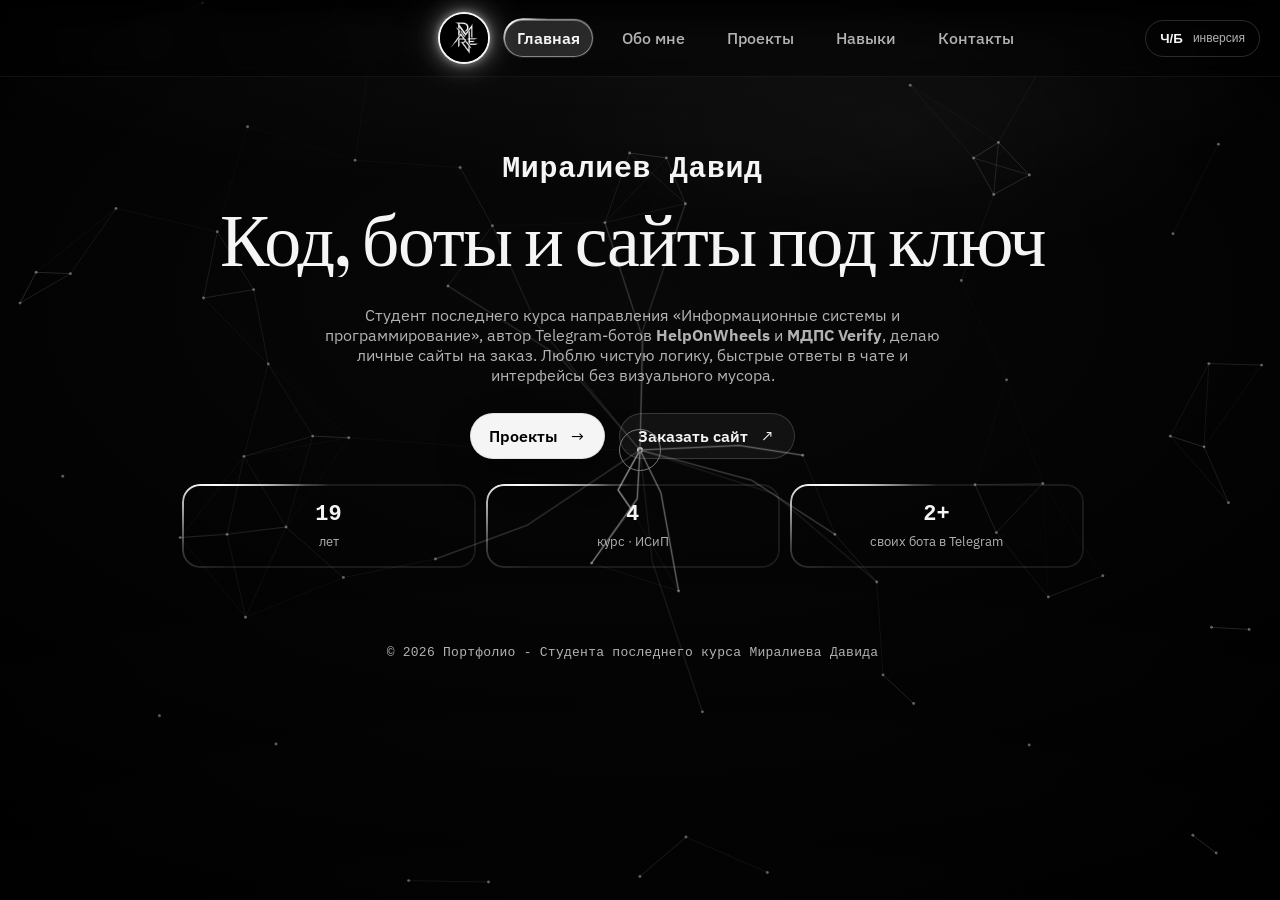
<file: index.html>
<!doctype html>
<html lang="ru">
  <head>
    <meta charset="UTF-8" />
    <meta name="viewport" content="width=device-width, initial-scale=1, viewport-fit=cover" />
    <meta name="color-scheme" content="light dark" />

    <title>Давид Миралиев — разработчик, боты, сайты</title>
    <meta
      name="description"
      content="Давид Миралиев, 19 лет: студент 4 курса по направлению «Информационные системы и программирование», автор ботов HelpOnWheels и МДПС Verify в Telegram, вёрстка личных сайтов на заказ."
    />

    <link rel="preconnect" href="https://fonts.googleapis.com" />
    <link rel="preconnect" href="https://fonts.gstatic.com" crossorigin />
    <link
      href="https://fonts.googleapis.com/css2?family=Fraunces:opsz,wght@9..144,300;9..144,500&family=IBM+Plex+Sans:wght@300;400;600&display=swap"
      rel="stylesheet"
    />

    <link rel="stylesheet" href="css/styles.css?v=topbar-start" />
  </head>
  <body class="is-inverted">
    <div class="bg-grain" aria-hidden="true"></div>
    <canvas id="bgParticles" class="bg-particles" aria-hidden="true"></canvas>

    <div id="splashOverlay" aria-hidden="true">
      <!-- src подставляет app.js: david.jpg (тёмная тема) / david1.jpg (светлая) -->
      <img id="splashLogo" src="assets/images/david.jpg" alt="" decoding="async" />
    </div>

    <div class="cursor" aria-hidden="true">
      <div class="cursor__dot"></div>
      <div class="cursor__ring"></div>
    </div>

    <header class="topbar" data-animate="fade">
      <div class="topbar__start">
        <a class="topbar__home" href="index.html" aria-label="На главную" data-cursor-link>
          <img class="topbar__home-img" src="assets/images/david.jpg" alt="" width="48" height="48" decoding="async" />
        </a>
        <div class="topbar__mid">
          <a class="nav__link nav__link--home" href="index.html" aria-current="page" data-cursor-link>Главная</a>
          <nav class="nav" aria-label="Разделы сайта">
            <a class="nav__link" href="about.html" data-cursor-link>Обо мне</a>
            <a class="nav__link" href="projects.html" data-cursor-link>Проекты</a>
            <a class="nav__link" href="skills.html" data-cursor-link>Навыки</a>
            <a class="nav__link" href="contact.html" data-cursor-link>Контакты</a>
          </nav>
        </div>
      </div>

      <div class="topbar__actions">
        <button class="btn btn--ghost" type="button" id="themeToggle" aria-label="Инвертировать тему">
          <span class="btn__label">Ч/Б</span>
          <span class="btn__hint">инверсия</span>
        </button>
      </div>
    </header>

    <main id="top" class="page page--home">
      <section class="hero hero--solo">
        <div class="hero__back" aria-hidden="true"></div>

        <div class="container hero__inner">
          <div class="hero__kicker" data-animate="rise">
            <span class="mono">Миралиев Давид</span>
          </div>

          <h1 class="hero__title" data-animate="split">
            <span class="hero__titleLine">Код, боты</span>
            <span class="hero__titleLine">и сайты под ключ</span>
          </h1>

          <p class="hero__subtitle" data-animate="rise">
            Студент последнего курса направления «Информационные системы и программирование», автор Telegram-ботов
            <strong>HelpOnWheels</strong> и <strong>МДПС Verify</strong>, делаю личные сайты
            на заказ. Люблю чистую логику, быстрые ответы в чате и интерфейсы без визуального мусора.
          </p>

          <div class="hero__cta" data-animate="rise">
            <a class="btn btn--primary" href="projects.html" data-cursor-link>
              <span class="btn__label">Проекты</span>
              <span class="btn__arrow" aria-hidden="true">→</span>
            </a>
            <a class="btn btn--secondary" href="contact.html" data-cursor-link>
              <span class="btn__label">Заказать сайт</span>
              <span class="btn__arrow" aria-hidden="true">↗</span>
            </a>
          </div>

          <div class="hero__meta" data-animate="fade">
            <div class="stat">
              <div class="stat__value" data-stat="1">19</div>
              <div class="stat__label">лет</div>
            </div>
            <div class="stat">
              <div class="stat__value" data-stat="2">4</div>
              <div class="stat__label">курс · ИСиП</div>
            </div>
            <div class="stat">
              <div class="stat__value" data-stat="3">2+</div>
              <div class="stat__label">своих бота в Telegram</div>
            </div>
          </div>
        </div>
      </section>

      <footer class="footer footer--page" data-animate="fade">
        <div class="container footer__inner footer__inner--center">
          <p class="footer__copyright mono mono--muted">
            © 2026 Портфолио - Студента последнего курса Миралиева Давида
          </p>
        </div>
      </footer>
    </main>

    <script src="js/app.js?v=pc-sync-1"></script>
    <script src="js/particles-bg.js?v=pc-sync-1"></script>
  </body>
</html>
</file>
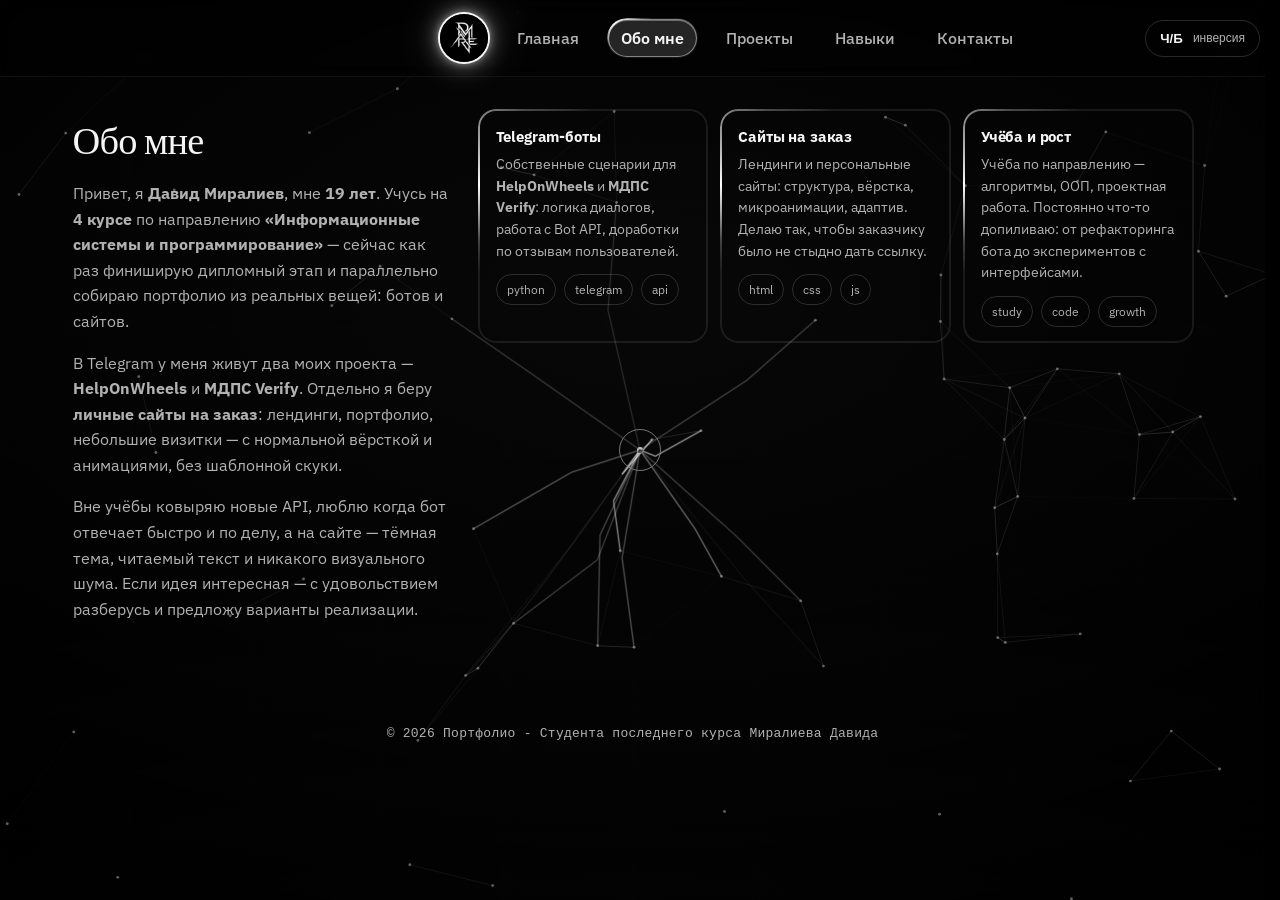
<file: about.html>
<!doctype html>
<html lang="ru">
  <head>
    <meta charset="UTF-8" />
    <meta name="viewport" content="width=device-width, initial-scale=1, viewport-fit=cover" />
    <meta name="color-scheme" content="light dark" />
    <title>Обо мне — Давид Миралиев</title>
    <meta name="description" content="Давид Миралиев: студент 4 курса (ИСиП), боты в Telegram, сайты на заказ." />
    <link rel="preconnect" href="https://fonts.googleapis.com" />
    <link rel="preconnect" href="https://fonts.gstatic.com" crossorigin />
    <link
      href="https://fonts.googleapis.com/css2?family=Fraunces:opsz,wght@9..144,300;9..144,500&family=IBM+Plex+Sans:wght@300;400;600&display=swap"
      rel="stylesheet"
    />
    <link rel="stylesheet" href="css/styles.css?v=topbar-start" />
  </head>
  <body class="is-inverted page-about">
    <div class="bg-grain" aria-hidden="true"></div>
    <canvas id="bgParticles" class="bg-particles" aria-hidden="true"></canvas>
    <div class="cursor" aria-hidden="true">
      <div class="cursor__dot"></div>
      <div class="cursor__ring"></div>
    </div>

    <header class="topbar" data-animate="fade">
      <div class="topbar__start">
        <a class="topbar__home" href="index.html" aria-label="На главную" data-cursor-link>
          <img class="topbar__home-img" src="assets/images/david.jpg" alt="" width="48" height="48" decoding="async" />
        </a>
        <div class="topbar__mid">
          <a class="nav__link nav__link--home" href="index.html" data-cursor-link>Главная</a>
          <nav class="nav" aria-label="Разделы сайта">
            <a class="nav__link" href="about.html" aria-current="page" data-cursor-link>Обо мне</a>
            <a class="nav__link" href="projects.html" data-cursor-link>Проекты</a>
            <a class="nav__link" href="skills.html" data-cursor-link>Навыки</a>
            <a class="nav__link" href="contact.html" data-cursor-link>Контакты</a>
          </nav>
        </div>
      </div>
      <div class="topbar__actions">
        <button class="btn btn--ghost" type="button" id="themeToggle" aria-label="Инвертировать тему">
          <span class="btn__label">Ч/Б</span>
          <span class="btn__hint">инверсия</span>
        </button>
      </div>
    </header>

    <main class="page page--sub">
      <section class="section section--first">
        <div class="container section__grid">
          <div class="section__head">
            <h1 class="h2 split-heading" data-animate="split">
              <span class="hero__titleLine">Обо</span>
              <span class="hero__titleLine">мне</span>
            </h1>
            <p class="lead" data-animate="rise">
              Привет, я <strong>Давид Миралиев</strong>, мне <strong>19 лет</strong>. Учусь на
              <strong>4 курсе</strong> по направлению <strong>«Информационные системы и программирование»</strong> — сейчас как раз
              финиширую дипломный этап и параллельно собираю портфолио из реальных вещей: ботов и сайтов.
            </p>
            <p class="lead" data-animate="rise" style="margin-top: 1rem">
              В Telegram у меня живут два моих проекта — <strong>HelpOnWheels</strong> и
              <strong>МДПС Verify</strong>. Отдельно я беру <strong>личные сайты на заказ</strong>:
              лендинги, портфолио, небольшие визитки — с нормальной вёрсткой и анимациями, без шаблонной скуки.
            </p>
            <p class="lead" data-animate="rise" style="margin-top: 1rem">
              Вне учёбы ковыряю новые API, люблю когда бот отвечает быстро и по делу, а на сайте — тёмная тема,
              читаемый текст и никакого визуального шума. Если идея интересная — с удовольствием разберусь и
              предложу варианты реализации.
            </p>
          </div>
          <div class="aboutCards">
            <article class="card" data-animate="rise">
              <h2 class="h3">Telegram-боты</h2>
              <p class="p">
                Собственные сценарии для <strong>HelpOnWheels</strong> и <strong>МДПС Verify</strong>:
                логика диалогов, работа с Bot API, доработки по отзывам пользователей.
              </p>
              <div class="chipRow" aria-label="Теги">
                <span class="chip">python</span>
                <span class="chip">telegram</span>
                <span class="chip">api</span>
              </div>
            </article>
            <article class="card" data-animate="rise">
              <h2 class="h3">Сайты на заказ</h2>
              <p class="p">
                Лендинги и персональные сайты: структура, вёрстка, микроанимации, адаптив. Делаю так, чтобы
                заказчику было не стыдно дать ссылку.
              </p>
              <div class="chipRow" aria-label="Теги">
                <span class="chip">html</span>
                <span class="chip">css</span>
                <span class="chip">js</span>
              </div>
            </article>
            <article class="card" data-animate="rise">
              <h2 class="h3">Учёба и рост</h2>
              <p class="p">
                Учёба по направлению — алгоритмы, ООП, проектная работа. Постоянно что-то допиливаю:
                от рефакторинга бота до экспериментов с интерфейсами.
              </p>
              <div class="chipRow" aria-label="Теги">
                <span class="chip">study</span>
                <span class="chip">code</span>
                <span class="chip">growth</span>
              </div>
            </article>
          </div>
        </div>
      </section>

      <footer class="footer footer--page" data-animate="fade">
        <div class="container footer__inner footer__inner--center">
          <p class="footer__copyright mono mono--muted">
            © 2026 Портфолио - Студента последнего курса Миралиева Давида
          </p>
        </div>
      </footer>
    </main>
    <script src="js/app.js?v=pc-sync-1"></script>
    <script src="js/particles-bg.js?v=pc-sync-1"></script>
  </body>
</html>
</file>
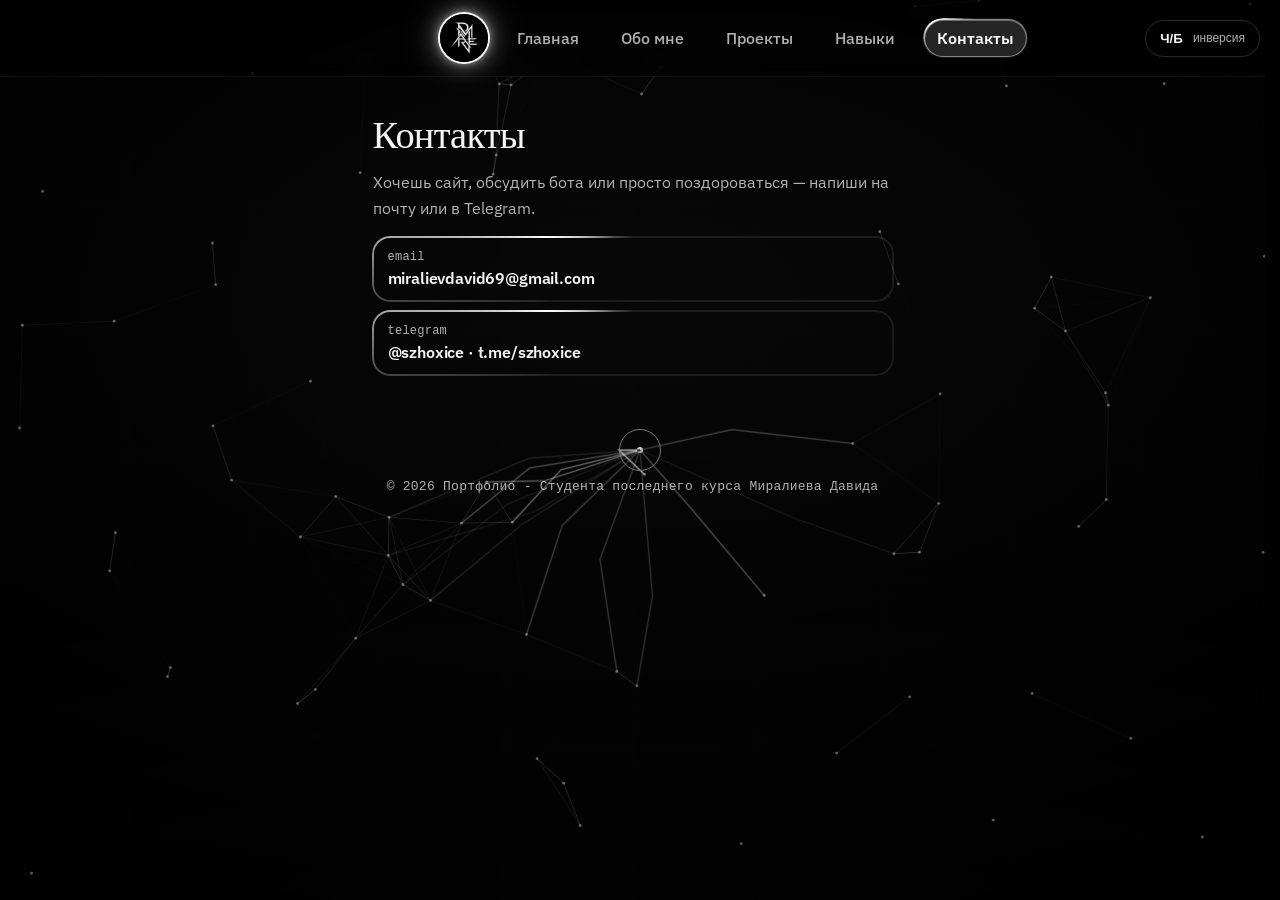
<file: contact.html>
<!doctype html>
<html lang="ru">
  <head>
    <meta charset="UTF-8" />
    <meta name="viewport" content="width=device-width, initial-scale=1, viewport-fit=cover" />
    <meta name="color-scheme" content="light dark" />
    <title>Контакты — Давид Миралиев</title>
    <meta name="description" content="Связаться с Давидом Миралиевым: сайт на заказ, боты, коллаборации." />
    <link rel="preconnect" href="https://fonts.googleapis.com" />
    <link rel="preconnect" href="https://fonts.gstatic.com" crossorigin />
    <link
      href="https://fonts.googleapis.com/css2?family=Fraunces:opsz,wght@9..144,300;9..144,500&family=IBM+Plex+Sans:wght@300;400;600&display=swap"
      rel="stylesheet"
    />
    <link rel="stylesheet" href="css/styles.css?v=topbar-start" />
  </head>
  <body class="is-inverted">
    <div class="bg-grain" aria-hidden="true"></div>
    <canvas id="bgParticles" class="bg-particles" aria-hidden="true"></canvas>
    <div class="cursor" aria-hidden="true">
      <div class="cursor__dot"></div>
      <div class="cursor__ring"></div>
    </div>

    <header class="topbar" data-animate="fade">
      <div class="topbar__start">
        <a class="topbar__home" href="index.html" aria-label="На главную" data-cursor-link>
          <img class="topbar__home-img" src="assets/images/david.jpg" alt="" width="48" height="48" decoding="async" />
        </a>
        <div class="topbar__mid">
          <a class="nav__link nav__link--home" href="index.html" data-cursor-link>Главная</a>
          <nav class="nav" aria-label="Разделы сайта">
            <a class="nav__link" href="about.html" data-cursor-link>Обо мне</a>
            <a class="nav__link" href="projects.html" data-cursor-link>Проекты</a>
            <a class="nav__link" href="skills.html" data-cursor-link>Навыки</a>
            <a class="nav__link" href="contact.html" aria-current="page" data-cursor-link>Контакты</a>
          </nav>
        </div>
      </div>
      <div class="topbar__actions">
        <button class="btn btn--ghost" type="button" id="themeToggle" aria-label="Инвертировать тему">
          <span class="btn__label">Ч/Б</span>
          <span class="btn__hint">инверсия</span>
        </button>
      </div>
    </header>

    <main class="page page--sub">
      <section class="section section--dark section--first">
        <div class="container contact contact--solo">
          <div class="contact__left" data-animate="reveal">
            <h1 class="h2 h2--invert">Контакты</h1>
            <p class="lead lead--invert">
              Хочешь сайт, обсудить бота или просто поздороваться — напиши на почту или в Telegram.
            </p>
            <div class="contact__links">
              <a
                class="contactLink"
                href="https://mail.google.com/mail/?view=cm&amp;fs=1&amp;to=miralievdavid69%40gmail.com"
                target="_blank"
                rel="noopener noreferrer"
                aria-label="Написать письмо на miralievdavid69@gmail.com в Gmail"
                data-cursor-link
              >
                <span class="contactLink__key mono">email</span>
                <span class="contactLink__value">miralievdavid69@gmail.com</span>
              </a>
              <a class="contactLink" href="#" target="_blank" rel="noopener noreferrer" data-cursor-link>
                <span class="contactLink__key mono">telegram</span>
                <span class="contactLink__value">@szhoxice</span>
              </a>
            </div>
          </div>
        </div>
      </section>

      <footer class="footer footer--page" data-animate="fade">
        <div class="container footer__inner footer__inner--center">
          <p class="footer__copyright mono mono--muted">
            © 2026 Портфолио - Студента последнего курса Миралиева Давида
          </p>
        </div>
      </footer>
    </main>
    <script src="js/app.js?v=pc-sync-1"></script>
    <script src="js/particles-bg.js?v=pc-sync-1"></script>
  </body>
</html>
</file>
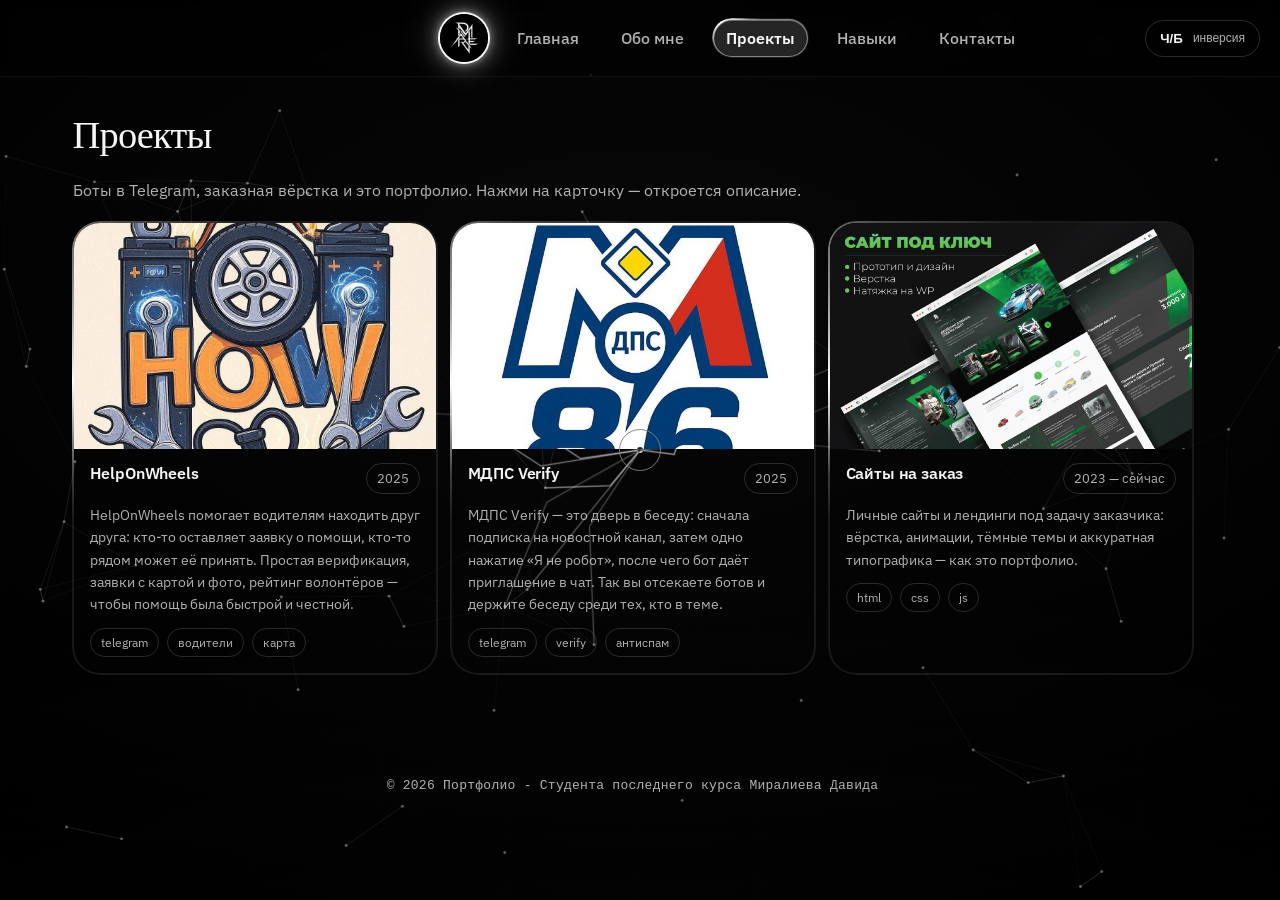
<file: projects.html>
<!doctype html>
<html lang="ru">
  <head>
    <meta charset="UTF-8" />
    <meta name="viewport" content="width=device-width, initial-scale=1, viewport-fit=cover" />
    <meta name="color-scheme" content="light dark" />
    <title>Проекты — Давид Миралиев</title>
    <meta name="description" content="HelpOnWheels, МДПС Verify, сайты на заказ — проекты Давида Миралиева." />
    <link rel="preconnect" href="https://fonts.googleapis.com" />
    <link rel="preconnect" href="https://fonts.gstatic.com" crossorigin />
    <link
      href="https://fonts.googleapis.com/css2?family=Fraunces:opsz,wght@9..144,300;9..144,500&family=IBM+Plex+Sans:wght@300;400;600&display=swap"
      rel="stylesheet"
    />
    <link rel="stylesheet" href="css/styles.css?v=topbar-start" />
  </head>
  <body class="is-inverted">
    <div class="bg-grain" aria-hidden="true"></div>
    <canvas id="bgParticles" class="bg-particles" aria-hidden="true"></canvas>
    <div class="cursor" aria-hidden="true">
      <div class="cursor__dot"></div>
      <div class="cursor__ring"></div>
    </div>

    <header class="topbar" data-animate="fade">
      <div class="topbar__start">
        <a class="topbar__home" href="index.html" aria-label="На главную" data-cursor-link>
          <img class="topbar__home-img" src="assets/images/david.jpg" alt="" width="48" height="48" decoding="async" />
        </a>
        <div class="topbar__mid">
          <a class="nav__link nav__link--home" href="index.html" data-cursor-link>Главная</a>
          <nav class="nav" aria-label="Разделы сайта">
            <a class="nav__link" href="about.html" data-cursor-link>Обо мне</a>
            <a class="nav__link" href="projects.html" aria-current="page" data-cursor-link>Проекты</a>
            <a class="nav__link" href="skills.html" data-cursor-link>Навыки</a>
            <a class="nav__link" href="contact.html" data-cursor-link>Контакты</a>
          </nav>
        </div>
      </div>
      <div class="topbar__actions">
        <button class="btn btn--ghost" type="button" id="themeToggle" aria-label="Инвертировать тему">
          <span class="btn__label">Ч/Б</span>
          <span class="btn__hint">инверсия</span>
        </button>
      </div>
    </header>

    <main class="page page--sub">
      <section class="section section--dark section--first">
        <div class="container">
          <div class="section__top" data-animate="reveal">
            <h1 class="h2 h2--invert">Проекты</h1>
            <p class="lead lead--invert">
              Боты в Telegram, заказная вёрстка и это портфолио. Нажми на карточку — откроется описание.
            </p>
          </div>
          <div class="projectsGrid" id="projectsGrid" aria-label="Список проектов"></div>
        </div>
      </section>

      <footer class="footer footer--page" data-animate="fade">
        <div class="container footer__inner footer__inner--center">
          <p class="footer__copyright mono mono--muted">
            © 2026 Портфолио - Студента последнего курса Миралиева Давида
          </p>
        </div>
      </footer>
    </main>

    <div class="modalOverlay" id="projectModalOverlay" aria-hidden="true"></div>
    <div class="modal" id="projectModal" role="dialog" aria-modal="true" aria-labelledby="modalTitle" aria-describedby="modalDesc">
      <div class="modal__top">
        <div class="modal__titleBlock">
          <div class="modal__eyebrow mono mono--muted" id="modalEyebrow"></div>
          <h2 class="modal__title" id="modalTitle"></h2>
        </div>
        <button class="iconBtn" type="button" id="modalClose" aria-label="Закрыть">
          <span aria-hidden="true">✕</span>
        </button>
      </div>
      <p class="modal__desc" id="modalDesc"></p>
      <div class="modal__tags" id="modalTags"></div>
      <div class="modal__grid">
        <div class="modal__preview" aria-hidden="true">
          <div class="modalPreview">
            <div class="modalPreview__frame">
              <img class="modalPreview__cover" id="modalCoverImg" alt="" width="800" height="500" hidden />
              <div class="modalPreview__lines" id="modalPreviewLines"></div>
            </div>
          </div>
        </div>
        <ul class="modal__bullets" id="modalBullets"></ul>
      </div>
      <div class="modal__actions">
        <a class="btn btn--secondary" href="#" id="modalDemoLink" data-cursor-link>
          <span class="btn__label">Ссылка</span>
          <span class="btn__arrow" aria-hidden="true">↗</span>
        </a>
      </div>
    </div>

    <script src="js/app.js?v=pc-sync-1"></script>
    <script src="js/particles-bg.js?v=pc-sync-1"></script>
  </body>
</html>
</file>
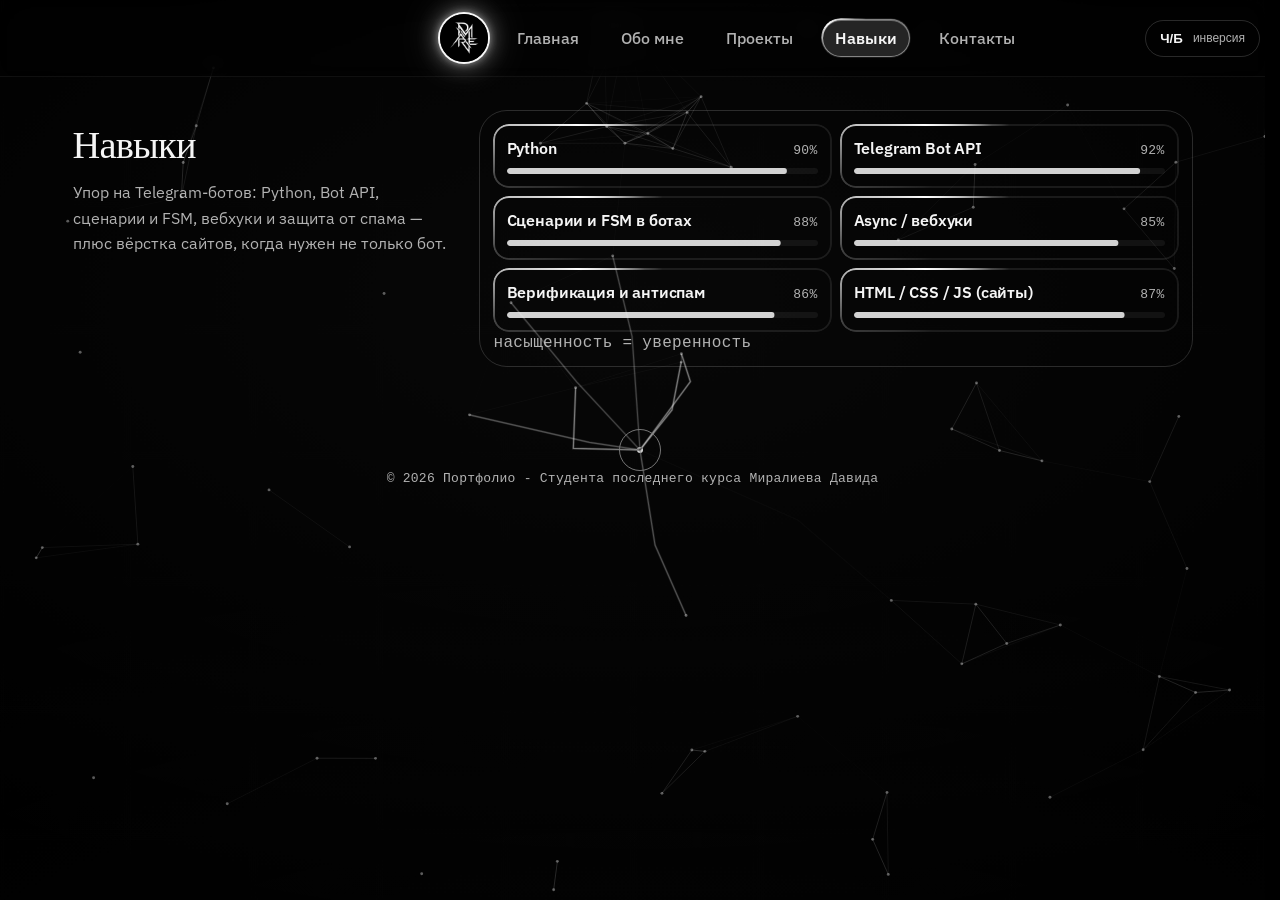
<file: skills.html>
<!doctype html>
<html lang="ru">
  <head>
    <meta charset="UTF-8" />
    <meta name="viewport" content="width=device-width, initial-scale=1, viewport-fit=cover" />
    <meta name="color-scheme" content="light dark" />
    <title>Навыки — Давид Миралиев</title>
    <meta name="description" content="Python, JavaScript, Telegram Bot API, вёрстка — стек Давида Миралиева." />
    <link rel="preconnect" href="https://fonts.googleapis.com" />
    <link rel="preconnect" href="https://fonts.gstatic.com" crossorigin />
    <link
      href="https://fonts.googleapis.com/css2?family=Fraunces:opsz,wght@9..144,300;9..144,500&family=IBM+Plex+Sans:wght@300;400;600&display=swap"
      rel="stylesheet"
    />
    <link rel="stylesheet" href="css/styles.css?v=topbar-start" />
  </head>
  <body class="is-inverted">
    <div class="bg-grain" aria-hidden="true"></div>
    <canvas id="bgParticles" class="bg-particles" aria-hidden="true"></canvas>
    <div class="cursor" aria-hidden="true">
      <div class="cursor__dot"></div>
      <div class="cursor__ring"></div>
    </div>

    <header class="topbar" data-animate="fade">
      <div class="topbar__start">
        <a class="topbar__home" href="index.html" aria-label="На главную" data-cursor-link>
          <img class="topbar__home-img" src="assets/images/david.jpg" alt="" width="48" height="48" decoding="async" />
        </a>
        <div class="topbar__mid">
          <a class="nav__link nav__link--home" href="index.html" data-cursor-link>Главная</a>
          <nav class="nav" aria-label="Разделы сайта">
            <a class="nav__link" href="about.html" data-cursor-link>Обо мне</a>
            <a class="nav__link" href="projects.html" data-cursor-link>Проекты</a>
            <a class="nav__link" href="skills.html" aria-current="page" data-cursor-link>Навыки</a>
            <a class="nav__link" href="contact.html" data-cursor-link>Контакты</a>
          </nav>
        </div>
      </div>
      <div class="topbar__actions">
        <button class="btn btn--ghost" type="button" id="themeToggle" aria-label="Инвертировать тему">
          <span class="btn__label">Ч/Б</span>
          <span class="btn__hint">инверсия</span>
        </button>
      </div>
    </header>

    <main class="page page--sub">
      <section class="section section--first">
        <div class="container section__grid">
          <div class="section__head" data-animate="reveal">
            <h1 class="h2">Навыки</h1>
            <p class="lead">
              Упор на Telegram-ботов: Python, Bot API, сценарии и FSM, вебхуки и защита от спама — плюс вёрстка
              сайтов, когда нужен не только бот.
            </p>
          </div>
          <div class="skillsWrap" data-animate="reveal">
            <div class="skills" id="skillsList" aria-label="Навыки"></div>
            <div class="skills__legend">
              <div class="legendItem">
                <span class="legendItem__swatch"></span>
                <span class="mono mono--muted">насыщенность = уверенность</span>
              </div>
            </div>
          </div>
        </div>
      </section>

      <footer class="footer footer--page" data-animate="fade">
        <div class="container footer__inner footer__inner--center">
          <p class="footer__copyright mono mono--muted">
            © 2026 Портфолио - Студента последнего курса Миралиева Давида
          </p>
        </div>
      </footer>
    </main>
    <script src="js/app.js?v=pc-sync-1"></script>
    <script src="js/particles-bg.js?v=pc-sync-1"></script>
  </body>
</html>
</file>
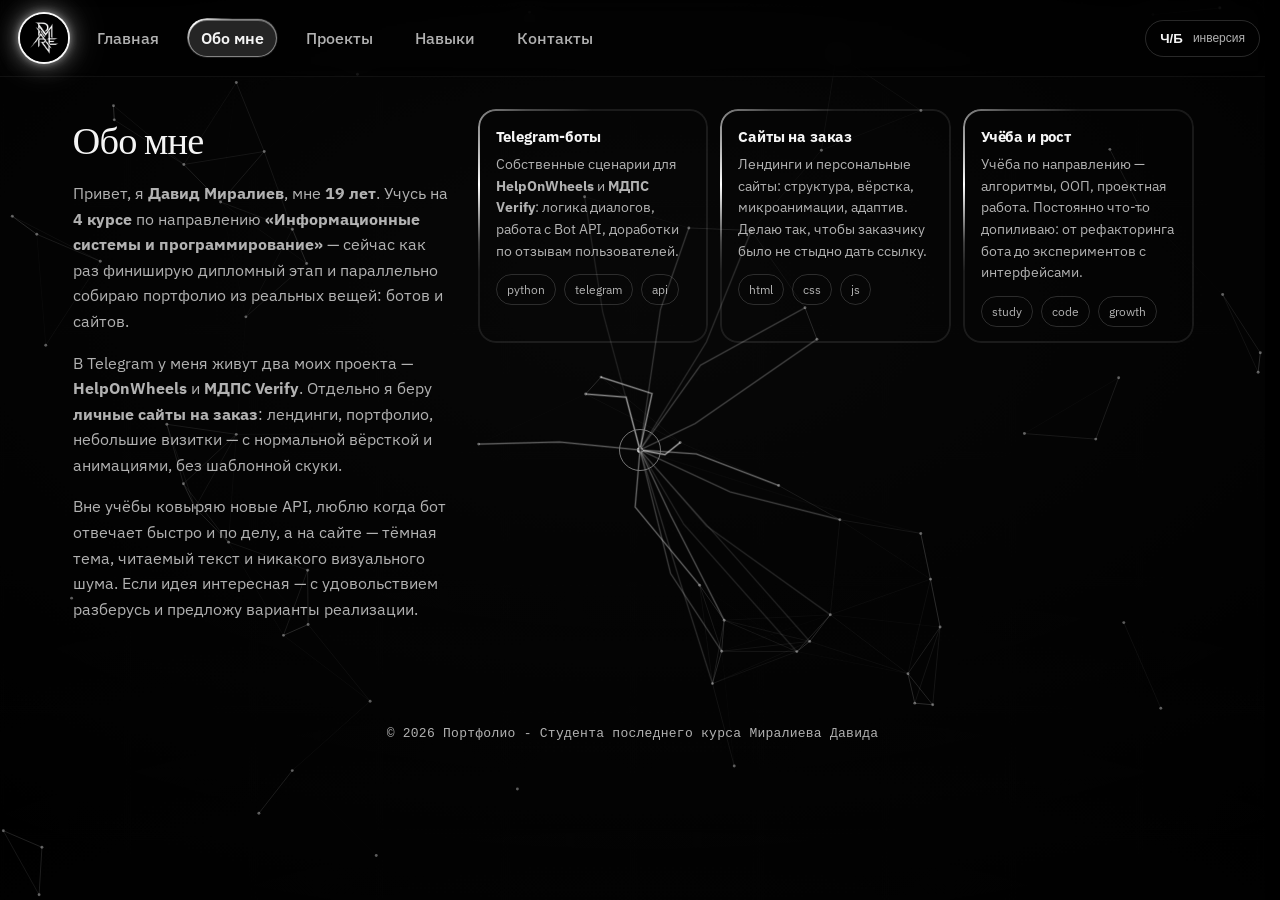
<file: html/about.html>
<!doctype html>
<html lang="ru">
  <head>
    <meta charset="UTF-8" />
    <meta name="viewport" content="width=device-width, initial-scale=1, viewport-fit=cover" />
    <meta name="color-scheme" content="light dark" />
    <title>Обо мне — Давид Миралиев</title>
    <meta name="description" content="Давид Миралиев: студент 4 курса (ИСиП), боты в Telegram, сайты на заказ." />
    <link rel="preconnect" href="https://fonts.googleapis.com" />
    <link rel="preconnect" href="https://fonts.gstatic.com" crossorigin />
    <link
      href="https://fonts.googleapis.com/css2?family=Fraunces:opsz,wght@9..144,300;9..144,500&family=IBM+Plex+Sans:wght@300;400;600&display=swap"
      rel="stylesheet"
    />
    <link rel="stylesheet" href="../css/styles.css" />
  </head>
  <body class="is-inverted page-about">
    <div class="bg-grain" aria-hidden="true"></div>
    <canvas id="bgParticles" class="bg-particles" aria-hidden="true"></canvas>
    <div class="cursor" aria-hidden="true">
      <div class="cursor__dot"></div>
      <div class="cursor__ring"></div>
    </div>

    <header class="topbar" data-animate="fade">
      <a class="topbar__home" href="index.html" aria-label="На главную" data-cursor-link>
        <img class="topbar__home-img" src="../assets/images/david.jpg" alt="" width="48" height="48" decoding="async" />
      </a>
      <div class="topbar__mid">
        <a class="nav__link nav__link--home" href="index.html" data-cursor-link>Главная</a>
        <nav class="nav" aria-label="Разделы сайта">
          <a class="nav__link" href="about.html" aria-current="page" data-cursor-link>Обо мне</a>
          <a class="nav__link" href="projects.html" data-cursor-link>Проекты</a>
          <a class="nav__link" href="skills.html" data-cursor-link>Навыки</a>
          <a class="nav__link" href="contact.html" data-cursor-link>Контакты</a>
        </nav>
      </div>
      <div class="topbar__actions">
        <button class="btn btn--ghost" type="button" id="themeToggle" aria-label="Инвертировать тему">
          <span class="btn__label">Ч/Б</span>
          <span class="btn__hint">инверсия</span>
        </button>
      </div>
    </header>

    <main class="page page--sub">
      <section class="section section--first">
        <div class="container section__grid">
          <div class="section__head">
            <h1 class="h2 split-heading" data-animate="split">
              <span class="hero__titleLine">Обо</span>
              <span class="hero__titleLine">мне</span>
            </h1>
            <p class="lead" data-animate="rise">
              Привет, я <strong>Давид Миралиев</strong>, мне <strong>19 лет</strong>. Учусь на
              <strong>4 курсе</strong> по направлению <strong>«Информационные системы и программирование»</strong> — сейчас как раз
              финиширую дипломный этап и параллельно собираю портфолио из реальных вещей: ботов и сайтов.
            </p>
            <p class="lead" data-animate="rise" style="margin-top: 1rem">
              В Telegram у меня живут два моих проекта — <strong>HelpOnWheels</strong> и
              <strong>МДПС Verify</strong>. Отдельно я беру <strong>личные сайты на заказ</strong>:
              лендинги, портфолио, небольшие визитки — с нормальной вёрсткой и анимациями, без шаблонной скуки.
            </p>
            <p class="lead" data-animate="rise" style="margin-top: 1rem">
              Вне учёбы ковыряю новые API, люблю когда бот отвечает быстро и по делу, а на сайте — тёмная тема,
              читаемый текст и никакого визуального шума. Если идея интересная — с удовольствием разберусь и
              предложу варианты реализации.
            </p>
          </div>
          <div class="aboutCards">
            <article class="card" data-animate="rise">
              <h2 class="h3">Telegram-боты</h2>
              <p class="p">
                Собственные сценарии для <strong>HelpOnWheels</strong> и <strong>МДПС Verify</strong>:
                логика диалогов, работа с Bot API, доработки по отзывам пользователей.
              </p>
              <div class="chipRow" aria-label="Теги">
                <span class="chip">python</span>
                <span class="chip">telegram</span>
                <span class="chip">api</span>
              </div>
            </article>
            <article class="card" data-animate="rise">
              <h2 class="h3">Сайты на заказ</h2>
              <p class="p">
                Лендинги и персональные сайты: структура, вёрстка, микроанимации, адаптив. Делаю так, чтобы
                заказчику было не стыдно дать ссылку.
              </p>
              <div class="chipRow" aria-label="Теги">
                <span class="chip">html</span>
                <span class="chip">css</span>
                <span class="chip">js</span>
              </div>
            </article>
            <article class="card" data-animate="rise">
              <h2 class="h3">Учёба и рост</h2>
              <p class="p">
                Учёба по направлению — алгоритмы, ООП, проектная работа. Постоянно что-то допиливаю:
                от рефакторинга бота до экспериментов с интерфейсами.
              </p>
              <div class="chipRow" aria-label="Теги">
                <span class="chip">study</span>
                <span class="chip">code</span>
                <span class="chip">growth</span>
              </div>
            </article>
          </div>
        </div>
      </section>

      <footer class="footer footer--page" data-animate="fade">
        <div class="container footer__inner footer__inner--center">
          <p class="footer__copyright mono mono--muted">
            © 2026 Портфолио - Студента последнего курса Миралиева Давида
          </p>
        </div>
      </footer>
    </main>
    <script src="../js/app.js"></script>
    <script src="../js/particles-bg.js"></script>
  </body>
</html>
</file>
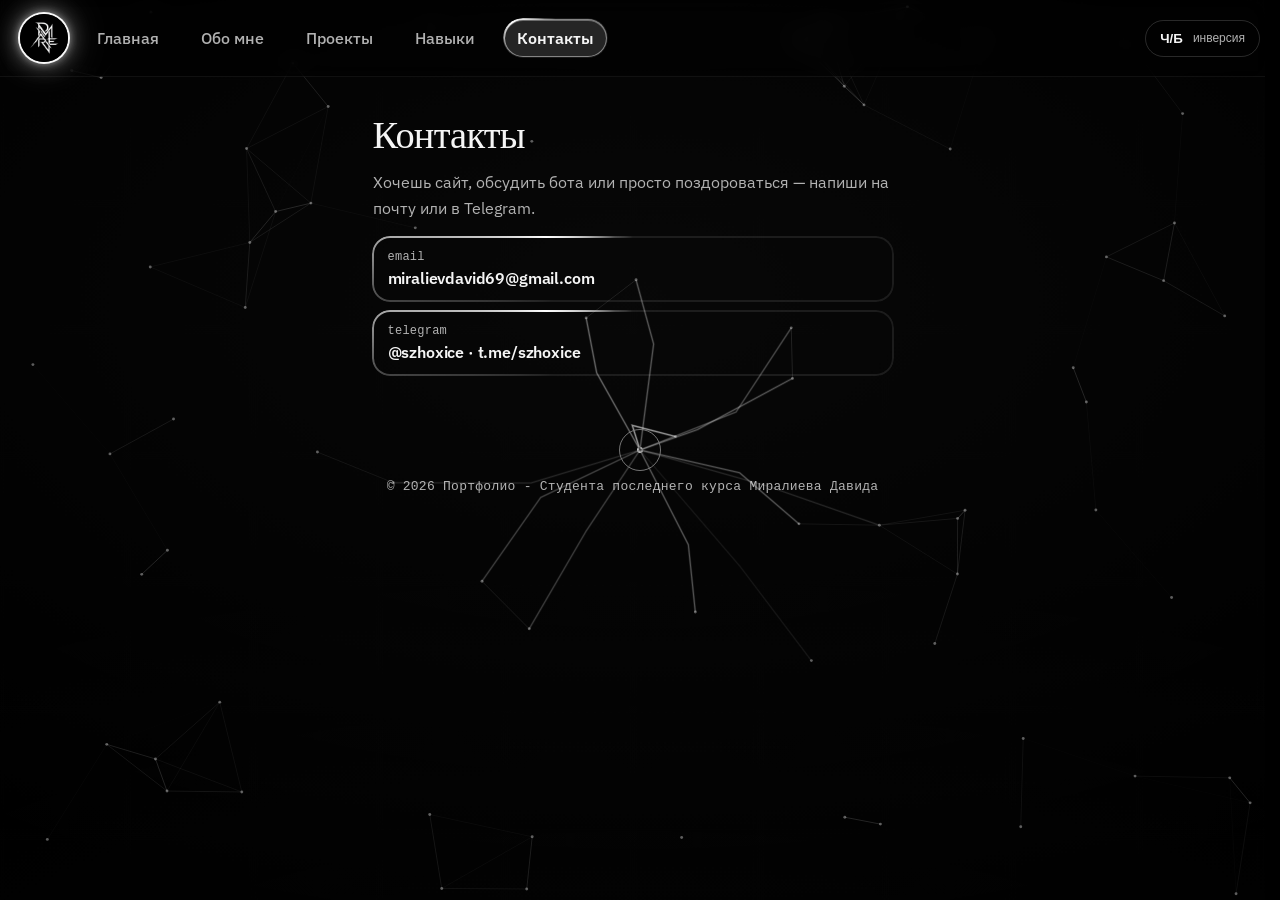
<file: html/contact.html>
<!doctype html>
<html lang="ru">
  <head>
    <meta charset="UTF-8" />
    <meta name="viewport" content="width=device-width, initial-scale=1, viewport-fit=cover" />
    <meta name="color-scheme" content="light dark" />
    <title>Контакты — Давид Миралиев</title>
    <meta name="description" content="Связаться с Давидом Миралиевым: сайт на заказ, боты, коллаборации." />
    <link rel="preconnect" href="https://fonts.googleapis.com" />
    <link rel="preconnect" href="https://fonts.gstatic.com" crossorigin />
    <link
      href="https://fonts.googleapis.com/css2?family=Fraunces:opsz,wght@9..144,300;9..144,500&family=IBM+Plex+Sans:wght@300;400;600&display=swap"
      rel="stylesheet"
    />
    <link rel="stylesheet" href="../css/styles.css" />
  </head>
  <body class="is-inverted">
    <div class="bg-grain" aria-hidden="true"></div>
    <canvas id="bgParticles" class="bg-particles" aria-hidden="true"></canvas>
    <div class="cursor" aria-hidden="true">
      <div class="cursor__dot"></div>
      <div class="cursor__ring"></div>
    </div>

    <header class="topbar" data-animate="fade">
      <a class="topbar__home" href="index.html" aria-label="На главную" data-cursor-link>
        <img class="topbar__home-img" src="../assets/images/david.jpg" alt="" width="48" height="48" decoding="async" />
      </a>
      <div class="topbar__mid">
        <a class="nav__link nav__link--home" href="index.html" data-cursor-link>Главная</a>
        <nav class="nav" aria-label="Разделы сайта">
          <a class="nav__link" href="about.html" data-cursor-link>Обо мне</a>
          <a class="nav__link" href="projects.html" data-cursor-link>Проекты</a>
          <a class="nav__link" href="skills.html" data-cursor-link>Навыки</a>
          <a class="nav__link" href="contact.html" aria-current="page" data-cursor-link>Контакты</a>
        </nav>
      </div>
      <div class="topbar__actions">
        <button class="btn btn--ghost" type="button" id="themeToggle" aria-label="Инвертировать тему">
          <span class="btn__label">Ч/Б</span>
          <span class="btn__hint">инверсия</span>
        </button>
      </div>
    </header>

    <main class="page page--sub">
      <section class="section section--dark section--first">
        <div class="container contact contact--solo">
          <div class="contact__left" data-animate="reveal">
            <h1 class="h2 h2--invert">Контакты</h1>
            <p class="lead lead--invert">
              Хочешь сайт, обсудить бота или просто поздороваться — напиши на почту или в Telegram.
            </p>
            <div class="contact__links">
              <a
                class="contactLink"
                href="https://mail.google.com/mail/?view=cm&amp;fs=1&amp;to=miralievdavid69%40gmail.com"
                target="_blank"
                rel="noopener noreferrer"
                aria-label="Написать письмо на miralievdavid69@gmail.com в Gmail"
                data-cursor-link
              >
                <span class="contactLink__key mono">email</span>
                <span class="contactLink__value">miralievdavid69@gmail.com</span>
              </a>
              <a class="contactLink" href="#" target="_blank" rel="noopener noreferrer" data-cursor-link>
                <span class="contactLink__key mono">telegram</span>
                <span class="contactLink__value">@szhoxice</span>
              </a>
            </div>
          </div>
        </div>
      </section>

      <footer class="footer footer--page" data-animate="fade">
        <div class="container footer__inner footer__inner--center">
          <p class="footer__copyright mono mono--muted">
            © 2026 Портфолио - Студента последнего курса Миралиева Давида
          </p>
        </div>
      </footer>
    </main>
    <script src="../js/app.js"></script>
    <script src="../js/particles-bg.js"></script>
  </body>
</html>
</file>
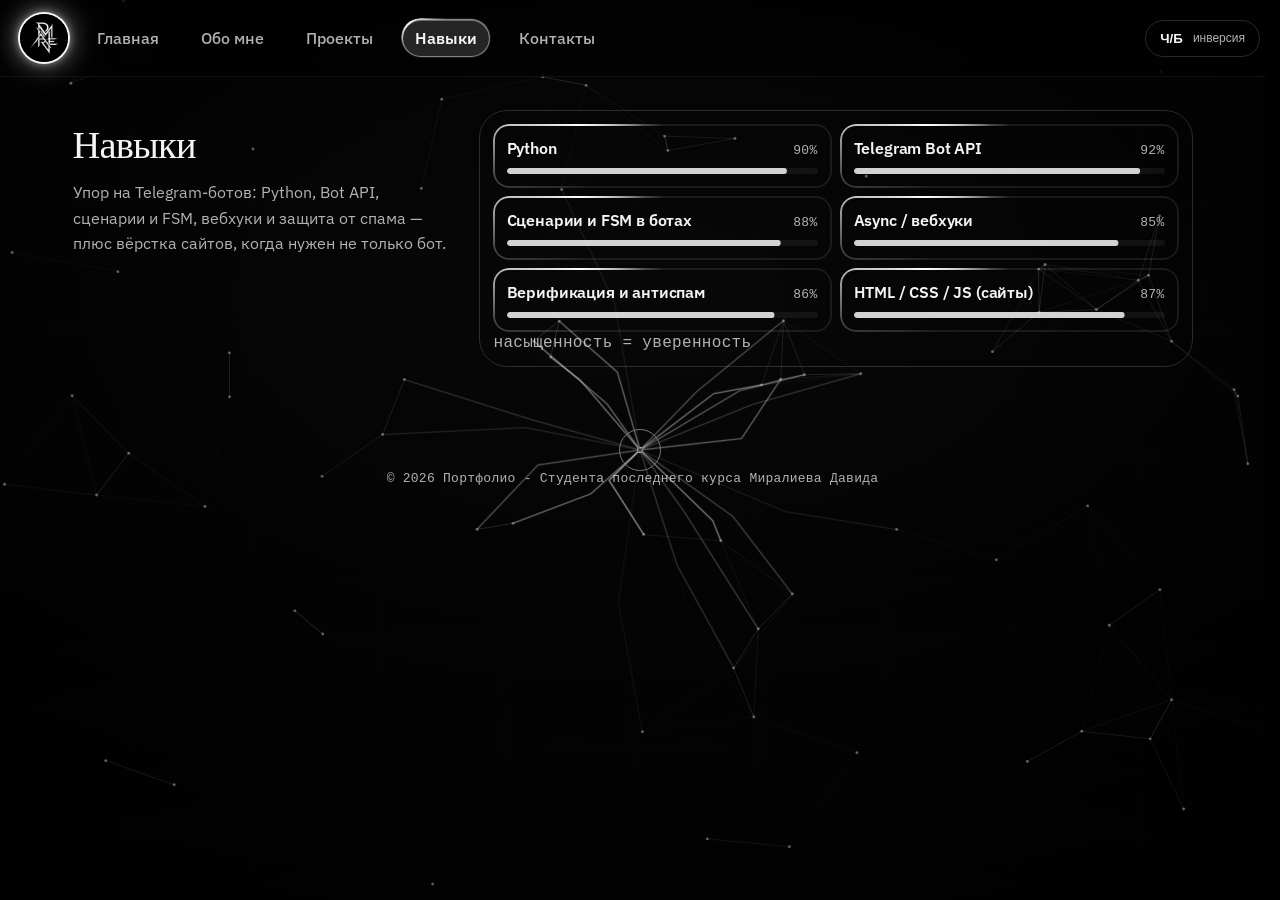
<file: html/skills.html>
<!doctype html>
<html lang="ru">
  <head>
    <meta charset="UTF-8" />
    <meta name="viewport" content="width=device-width, initial-scale=1, viewport-fit=cover" />
    <meta name="color-scheme" content="light dark" />
    <title>Навыки — Давид Миралиев</title>
    <meta name="description" content="Python, JavaScript, Telegram Bot API, вёрстка — стек Давида Миралиева." />
    <link rel="preconnect" href="https://fonts.googleapis.com" />
    <link rel="preconnect" href="https://fonts.gstatic.com" crossorigin />
    <link
      href="https://fonts.googleapis.com/css2?family=Fraunces:opsz,wght@9..144,300;9..144,500&family=IBM+Plex+Sans:wght@300;400;600&display=swap"
      rel="stylesheet"
    />
    <link rel="stylesheet" href="../css/styles.css" />
  </head>
  <body class="is-inverted">
    <div class="bg-grain" aria-hidden="true"></div>
    <canvas id="bgParticles" class="bg-particles" aria-hidden="true"></canvas>
    <div class="cursor" aria-hidden="true">
      <div class="cursor__dot"></div>
      <div class="cursor__ring"></div>
    </div>

    <header class="topbar" data-animate="fade">
      <a class="topbar__home" href="index.html" aria-label="На главную" data-cursor-link>
        <img class="topbar__home-img" src="../assets/images/david.jpg" alt="" width="48" height="48" decoding="async" />
      </a>
      <div class="topbar__mid">
        <a class="nav__link nav__link--home" href="index.html" data-cursor-link>Главная</a>
        <nav class="nav" aria-label="Разделы сайта">
          <a class="nav__link" href="about.html" data-cursor-link>Обо мне</a>
          <a class="nav__link" href="projects.html" data-cursor-link>Проекты</a>
          <a class="nav__link" href="skills.html" aria-current="page" data-cursor-link>Навыки</a>
          <a class="nav__link" href="contact.html" data-cursor-link>Контакты</a>
        </nav>
      </div>
      <div class="topbar__actions">
        <button class="btn btn--ghost" type="button" id="themeToggle" aria-label="Инвертировать тему">
          <span class="btn__label">Ч/Б</span>
          <span class="btn__hint">инверсия</span>
        </button>
      </div>
    </header>

    <main class="page page--sub">
      <section class="section section--first">
        <div class="container section__grid">
          <div class="section__head" data-animate="reveal">
            <h1 class="h2">Навыки</h1>
            <p class="lead">
              Упор на Telegram-ботов: Python, Bot API, сценарии и FSM, вебхуки и защита от спама — плюс вёрстка
              сайтов, когда нужен не только бот.
            </p>
          </div>
          <div class="skillsWrap" data-animate="reveal">
            <div class="skills" id="skillsList" aria-label="Навыки"></div>
            <div class="skills__legend">
              <div class="legendItem">
                <span class="legendItem__swatch"></span>
                <span class="mono mono--muted">насыщенность = уверенность</span>
              </div>
            </div>
          </div>
        </div>
      </section>

      <footer class="footer footer--page" data-animate="fade">
        <div class="container footer__inner footer__inner--center">
          <p class="footer__copyright mono mono--muted">
            © 2026 Портфолио - Студента последнего курса Миралиева Давида
          </p>
        </div>
      </footer>
    </main>
    <script src="../js/app.js"></script>
    <script src="../js/particles-bg.js"></script>
  </body>
</html>
</file>
<file: css/styles.css>
/* Бегущая обводка: угол крутится здесь (не в JS), чтобы скорость не «залипала» из кэша app.js */
@property --nav-ring-angle {
  syntax: "<angle>";
  initial-value: 0deg;
  inherits: true;
}
@keyframes portfolio-ring-rotate {
  from {
    --nav-ring-angle: 0deg;
  }
  to {
    --nav-ring-angle: 360deg;
  }
}

:root{
  color-scheme: light;
  /* Период полного оборота блика по кромке (меняй здесь) */
  --ring-rotate-duration: 16s;
  --bg: #eef0f4;
  --fg: #0a0a0c;
  --muted: rgba(10, 10, 12, 0.64);
  --card: rgba(10, 10, 12, 0.04);
  --card2: rgba(10, 10, 12, 0.065);
  --border: rgba(10, 10, 12, 0.13);
  --shadow: 0 20px 56px rgba(0, 0, 0, 0.07);
  --shadow2: 0 16px 48px rgba(0, 0, 0, 0.1);
  --radius: 18px;
  --radius2: 28px;
  --ease: cubic-bezier(.2,.85,.25,1);
  --ease2: cubic-bezier(.25,1,.33,1);
  --maxw: 1120px;
  /* Доп. сдвиг лого вправо на ПК (десктоп) */
  --topbar-logo-extra: 360px;
}

/* Инверсия темы */
body.is-inverted{
  color-scheme: dark;
  --bg: #000;
  --fg: #f5f5f5;
  --muted: rgba(245,245,245,.72);
  --card: rgba(245,245,245,.06);
  --card2: rgba(245,245,245,.09);
  --border: rgba(245,245,245,.16);
  --shadow: 0 20px 60px rgba(0,0,0,.35);
  --shadow2: 0 16px 50px rgba(0,0,0,.45);
}

*{ box-sizing: border-box; }
html{
  height: 100%;
  -webkit-text-size-adjust: 100%;
  text-size-adjust: 100%;
  /* Без горизонтального «уползания» при зуме и полосе прокрутки */
  overflow-x: hidden;
  max-width: 100%;
  scrollbar-gutter: stable;
  animation: portfolio-ring-rotate var(--ring-rotate-duration) linear infinite;
}
@media (prefers-reduced-motion: reduce){
  html{
    animation: none;
  }
}
body{
  margin: 0;
  min-height: 100%;
  min-height: 100dvh;
  font-family: "IBM Plex Sans", ui-sans-serif, system-ui, -apple-system, Segoe UI, Roboto, Arial, sans-serif;
  background: var(--bg);
  color: var(--fg);
  overflow-x: hidden;
}

/* Запрет выделения текста; исключение — только блоки почты и Telegram на contact.html */
html,
body{
  -webkit-user-select: none;
  user-select: none;
  -webkit-touch-callout: none;
}
.contact__links .contactLink,
.contact__links .contactLink *{
  -webkit-user-select: text;
  user-select: text;
  -webkit-touch-callout: default;
}

.mono{
  font-family: ui-monospace, SFMono-Regular, Menlo, Monaco, Consolas, "Liberation Mono", "Courier New", monospace;
  letter-spacing: .02em;
}
.mono--muted{ color: var(--muted); }

.container{
  width: min(var(--maxw), calc(100% - 40px));
  margin: 0 auto;
}
@media (max-width: 860px){
  .container{
    width: 100%;
    max-width: var(--maxw);
    padding-left: max(16px, env(safe-area-inset-left, 0px));
    padding-right: max(16px, env(safe-area-inset-right, 0px));
    box-sizing: border-box;
  }
}

/* Сеть частиц (canvas) — над зерном, под контентом */
.bg-particles{
  position: fixed;
  inset: 0;
  z-index: -1;
  width: 100%;
  height: 100%;
  pointer-events: none;
  display: block;
}

/* Фон и “зерно” */
.bg-grain{
  position: fixed;
  inset: -20%;
  z-index: -2;
  pointer-events: none;
  opacity: 1;
  background:
    radial-gradient(1200px 600px at 15% 15%, rgba(0,0,0,.06), transparent 60%),
    radial-gradient(900px 420px at 70% 25%, rgba(0,0,0,.05), transparent 55%),
    radial-gradient(800px 420px at 55% 85%, rgba(0,0,0,.04), transparent 60%),
    linear-gradient(180deg, rgba(0,0,0,.04), transparent 30%);
  filter: saturate(0);
}

/* Живая анимация фона (только после splash) */
body:not(.is-splashing) .bg-grain{
  animation: bgDrift 4.8s var(--ease) infinite;
  will-change: transform;
}

@keyframes bgDrift{
  0%{
    transform: translate3d(0,0,0) scale(1.01) rotate(0deg);
  }
  50%{
    transform: translate3d(1.6%, -1.3%, 0) scale(1.03) rotate(.08deg);
  }
  100%{
    transform: translate3d(0,0,0) scale(1.01) rotate(0deg);
  }
}
/* Тёмная тема: почти ровный чёрный + лёгкое мягкое свечение по центру (как референс) */
body.is-inverted .bg-grain{
  background:
    radial-gradient(ellipse 95% 75% at 50% 38%, rgba(255,255,255,.035), transparent 70%),
    radial-gradient(ellipse 140% 90% at 50% 105%, rgba(255,255,255,.018), transparent 55%);
  opacity: .92;
}

/* На время заставки: фон под тему */
body.is-splashing.is-inverted{
  background: #000;
}
body.is-splashing:not(.is-inverted){
  background: var(--splash-light-bg, #ffffff);
}
body.is-splashing.is-inverted .bg-grain{
  background: #000;
  filter: none;
  animation: none;
}
body.is-splashing:not(.is-inverted) .bg-grain{
  background: var(--splash-light-bg, #ffffff);
  opacity: 0;
  filter: none;
  animation: none;
}

/* Splash (приветствие) */
#splashOverlay{
  position: fixed;
  inset: 0;
  z-index: 10000;
  background: var(--bg);
  pointer-events: auto;
  /* центр в safe-area; без flex — геометрический центр через absolute + translate */
  padding: max(12px, env(safe-area-inset-top, 0px)) max(12px, env(safe-area-inset-right, 0px)) max(12px, env(safe-area-inset-bottom, 0px)) max(12px, env(safe-area-inset-left, 0px));
  box-sizing: border-box;
  overflow: hidden;
  min-height: 100vh;
  min-height: 100dvh;
}

#splashLogo{
  position: absolute;
  left: 50%;
  top: 50%;
  display: block;
  width: min(280px, 72vmin);
  max-width: calc(100% - 32px);
  height: auto;
  margin: 0;
  transform-origin: center center;
  /* translate(-50%,-50%) во всех кадрах — scale не смещает центр */
  animation: splashScale 0.5s var(--ease2) forwards;
  filter: grayscale(1) contrast(1.15) brightness(.98);
  opacity: .98;
  object-fit: contain;
  object-position: center;
}
/* Заставка: одинаковая анимация и фильтр; отличается только фон (инверсия) */
body.is-splashing:not(.is-inverted) #splashOverlay{
  background: var(--splash-light-bg, #ffffff);
}
body.is-splashing.is-inverted #splashOverlay{
  background: #000;
}

@keyframes splashScale{
  0%{
    transform: translate(-50%, -50%) scale(.72);
    opacity: 0;
  }
  12%{
    opacity: 1;
  }
  70%{
    transform: translate(-50%, -50%) scale(1.06);
    opacity: 1;
  }
  100%{
    transform: translate(-50%, -50%) scale(1.12);
    opacity: 0;
  }
}

#splashOverlay.is-hidden{
  opacity: 0;
  transition: opacity 220ms var(--ease);
}

@media (prefers-reduced-motion: reduce){
  #splashLogo{
    /* reduced-motion: анимацию делаем мягче, но сплеш не прячем */
    animation: splashScale 0.5s var(--ease2) forwards;
  }
}

@media (prefers-reduced-motion: reduce){
  body:not(.is-splashing) .bg-grain{
    animation: none !important;
  }
}

/* Кастомный курсор */
.cursor{
  position: fixed;
  left: 0; top: 0;
  transform: translate3d(-50%, -50%, 0);
  z-index: 9999;
  pointer-events: none;
  mix-blend-mode: difference;
}
.cursor__dot{
  width: 6px; height: 6px;
  border-radius: 999px;
  background: var(--fg);
  opacity: .9;
  transform: translateZ(0);
}
.cursor__ring{
  position: absolute;
  inset: -18px;
  border-radius: 999px;
  border: 1px solid rgba(0,0,0,.55);
  opacity: .85;
  transform: translateZ(0);
  transition: width 220ms var(--ease), height 220ms var(--ease), opacity 220ms var(--ease);
}
body.is-inverted .cursor__ring{
  border: 1px solid rgba(255,255,255,.55);
}
.is-hovering .cursor__ring{
  opacity: 1;
  inset: -26px;
}

@media (pointer: coarse){
  .cursor{ display: none; }
}
@media (prefers-reduced-motion: reduce){
  .cursor{ display: none; }
}

/* Topbar */
.topbar{
  position: fixed;
  top: 0;
  left: 0;
  right: 0;
  z-index: 50;
  backdrop-filter: blur(10px);
  background: rgba(255,255,255,.55);
  border-bottom: 1px solid rgba(0,0,0,.06);
}
body:not(.is-inverted) .topbar{
  background: rgba(255, 255, 255, 0.82);
  border-bottom: 1px solid rgba(0, 0, 0, 0.09);
  -webkit-backdrop-filter: blur(18px) saturate(1.12);
  backdrop-filter: blur(18px) saturate(1.12);
  box-shadow: 0 1px 0 rgba(255, 255, 255, 0.7) inset;
}
body.is-inverted .topbar{
  background: rgba(0,0,0,.38);
  border-bottom: 1px solid rgba(255,255,255,.06);
}

.topbar{
  display: grid;
  grid-template-columns: 1fr auto 1fr;
  align-items: center;
  gap: 16px;
  padding-top: max(14px, env(safe-area-inset-top, 0px));
  padding-bottom: 14px;
  padding-left: max(20px, env(safe-area-inset-left, 0px));
  padding-right: max(20px, env(safe-area-inset-right, 0px));
  isolation: isolate;
}
.topbar .container{ display: contents; }

/* Лого + меню одной группой (десктоп flex); на мобилке display:contents — сетка шапки без изменений */
.topbar__start{
  min-width: 0;
}

/* Центральная зона: «Главная» + ряд разделов (на десктопе в одну линию) */
.topbar__mid{
  grid-column: 2;
  display: flex;
  flex-direction: row;
  flex-wrap: wrap;
  align-items: center;
  justify-content: center;
  gap: 12px 16px;
  min-width: 0;
}

/* Круглый аватар — главная (белый неон на тёмной теме) */
.topbar__home{
  grid-column: 1;
  justify-self: start;
  align-self: center;
  display: block;
  width: 48px;
  height: 48px;
  /* мобильные переопределяют в @media (max-width: 860px); десктоп — ниже */
  margin-inline-start: clamp(12px, 4vw, 32px);
  border-radius: 50%;
  flex-shrink: 0;
  text-decoration: none;
  line-height: 0;
  transition: transform 220ms var(--ease), box-shadow 260ms var(--ease), filter 260ms var(--ease);
  /* обводка + неон */
  box-shadow:
    0 0 0 2px rgba(255, 255, 255, 0.95),
    0 0 10px rgba(255, 255, 255, 0.65),
    0 0 24px rgba(255, 255, 255, 0.45),
    0 0 42px rgba(255, 255, 255, 0.22);
}
.topbar__home:hover{
  transform: scale(1.06);
  box-shadow:
    0 0 0 2px rgba(255, 255, 255, 1),
    0 0 14px rgba(255, 255, 255, 0.85),
    0 0 32px rgba(255, 255, 255, 0.55),
    0 0 52px rgba(255, 255, 255, 0.3);
  filter: brightness(1.05);
}
.topbar__home:focus-visible{
  outline: 2px solid rgba(255, 255, 255, 0.9);
  outline-offset: 4px;
}
body:not(.is-inverted) .topbar__home:focus-visible{
  outline-color: rgba(0, 0, 0, 0.4);
}
/* Светлая тема: контрастное кольцо */
body:not(.is-inverted) .topbar__home{
  box-shadow:
    0 0 0 2px rgba(255, 255, 255, 0.95),
    0 0 8px rgba(0, 0, 0, 0.12),
    0 0 20px rgba(255, 255, 255, 0.5);
}
body:not(.is-inverted) .topbar__home:hover{
  box-shadow:
    0 0 0 2px #fff,
    0 0 12px rgba(0, 0, 0, 0.18),
    0 0 28px rgba(255, 255, 255, 0.65);
}
.topbar__home-img{
  width: 100%;
  height: 100%;
  display: block;
  border-radius: 50%;
  object-fit: cover;
  /* обрезка по кругу поверх квадратного файла */
}

.nav{
  display: flex;
  flex-direction: row;
  align-items: center;
  justify-content: center;
  gap: 16px;
  flex-wrap: wrap;
  min-width: 0;
}
/* Навигация: неактивные — только текст; активная — стекло + бегущая обводка */
.nav__link{
  color: var(--muted);
  text-decoration: none;
  font-weight: 500;
  padding: 8px 12px;
  border-radius: 999px;
  border: 1px solid transparent;
  background: transparent;
  box-shadow: none;
  -webkit-backdrop-filter: none;
  backdrop-filter: none;
  transition:
    background 200ms var(--ease),
    color 200ms var(--ease),
    transform 200ms var(--ease),
    border-color 200ms var(--ease),
    box-shadow 200ms var(--ease);
}
.nav__link:hover{
  color: var(--fg);
  background: transparent;
  transform: translateY(-1px);
}
.nav__link[aria-current="page"]{
  color: var(--fg);
  font-weight: 600;
  position: relative;
  z-index: 0;
  overflow: visible;
  isolation: isolate;
  border: 1px solid rgba(255, 255, 255, 0.88);
  background: rgba(255, 255, 255, 0.58);
  box-shadow: inset 0 1px 0 rgba(255, 255, 255, 0.95);
  -webkit-backdrop-filter: blur(18px) saturate(1.45);
  backdrop-filter: blur(18px) saturate(1.45);
}
.nav__link[aria-current="page"]:hover{
  background: rgba(255, 255, 255, 0.64);
  border-color: rgba(255, 255, 255, 0.92);
  color: var(--fg);
  box-shadow: inset 0 1px 0 rgba(255, 255, 255, 1);
}
body.is-inverted .nav__link[aria-current="page"]{
  background: rgba(255, 255, 255, 0.14);
  border-color: rgba(255, 255, 255, 0.38);
  box-shadow: inset 0 1px 0 rgba(255, 255, 255, 0.32);
  -webkit-backdrop-filter: blur(22px) saturate(1.32);
  backdrop-filter: blur(22px) saturate(1.32);
}
body.is-inverted .nav__link[aria-current="page"]:hover{
  background: rgba(255, 255, 255, 0.18);
  border-color: rgba(255, 255, 255, 0.45);
  box-shadow: inset 0 1px 0 rgba(255, 255, 255, 0.38);
}
body:not(.is-inverted) .nav__link[aria-current="page"]{
  background: #fff;
  border-color: rgba(0, 0, 0, 0.2);
  box-shadow: inset 0 1px 0 #fff, 0 2px 14px rgba(0, 0, 0, 0.08);
}
body:not(.is-inverted) .nav__link[aria-current="page"]:hover{
  background: #fff;
  border-color: rgba(0, 0, 0, 0.26);
  box-shadow: inset 0 1px 0 #fff, 0 3px 18px rgba(0, 0, 0, 0.1);
}
@supports not ((-webkit-backdrop-filter: blur(1px)) or (backdrop-filter: blur(1px))){
  .nav__link[aria-current="page"]{
    -webkit-backdrop-filter: none;
    backdrop-filter: none;
    background: rgba(255, 255, 255, 0.92);
    border-color: rgba(0, 0, 0, 0.08);
  }
  body.is-inverted .nav__link[aria-current="page"]{
    background: rgba(255, 255, 255, 0.16);
    border-color: rgba(255, 255, 255, 0.2);
  }
}

/* Белая вращающаяся кромка: активная вкладка + метрики + карточки (угол — --nav-ring-angle, анимация на html) */
.nav__link[aria-current="page"]::after,
.stat::after,
.card::after,
.projectCard::after,
.skill::after,
.contactLink::after{
  content: "";
  position: absolute;
  inset: -2px;
  border-radius: inherit;
  box-sizing: border-box;
  padding: 2px;
  z-index: -2;
  pointer-events: none;
  background: rgba(255, 255, 255, 0.14);
  -webkit-mask:
    linear-gradient(#fff 0 0) content-box,
    linear-gradient(#fff 0 0);
  -webkit-mask-composite: xor;
  mask:
    linear-gradient(#fff 0 0) content-box,
    linear-gradient(#fff 0 0);
  mask-composite: exclude;
}
body.is-inverted .nav__link[aria-current="page"]::after,
body.is-inverted .stat::after,
body.is-inverted .card::after,
body.is-inverted .projectCard::after,
body.is-inverted .skill::after,
body.is-inverted .contactLink::after{
  background: rgba(255, 255, 255, 0.09);
}
.nav__link[aria-current="page"]::before,
.stat::before,
.card::before,
.projectCard::before,
.skill::before,
.contactLink::before{
  content: "";
  position: absolute;
  inset: -2px;
  border-radius: inherit;
  box-sizing: border-box;
  padding: 2px;
  z-index: -1;
  pointer-events: none;
  background: conic-gradient(
    from var(--nav-ring-angle, 0deg),
    transparent 0deg 252deg,
    rgba(255, 255, 255, 0.14) 268deg,
    rgba(255, 255, 255, 1) 298deg,
    rgba(255, 255, 255, 0.5) 318deg,
    rgba(255, 255, 255, 0.18) 338deg,
    rgba(255, 255, 255, 0.08) 352deg,
    transparent 360deg
  );
  -webkit-mask:
    linear-gradient(#fff 0 0) content-box,
    linear-gradient(#fff 0 0);
  -webkit-mask-composite: xor;
  mask:
    linear-gradient(#fff 0 0) content-box,
    linear-gradient(#fff 0 0);
  mask-composite: exclude;
}
body.is-inverted .nav__link[aria-current="page"]::before,
body.is-inverted .stat::before,
body.is-inverted .card::before,
body.is-inverted .projectCard::before,
body.is-inverted .skill::before,
body.is-inverted .contactLink::before{
  background: conic-gradient(
    from var(--nav-ring-angle, 0deg),
    transparent 0deg 248deg,
    rgba(255, 255, 255, 0.16) 262deg,
    rgba(255, 255, 255, 1) 290deg,
    rgba(255, 255, 255, 0.55) 310deg,
    rgba(255, 255, 255, 0.2) 330deg,
    rgba(255, 255, 255, 0.1) 348deg,
    transparent 360deg
  );
}
/* Светлая тема: бегущая кромка тёмная (на светлом фоне видна, зеркало тёмной белой дуги) */
body:not(.is-inverted) .nav__link[aria-current="page"]::after,
body:not(.is-inverted) .stat::after,
body:not(.is-inverted) .card::after,
body:not(.is-inverted) .projectCard::after,
body:not(.is-inverted) .skill::after,
body:not(.is-inverted) .contactLink::after{
  background: rgba(0, 0, 0, 0.07);
}
body:not(.is-inverted) .nav__link[aria-current="page"]::before,
body:not(.is-inverted) .stat::before,
body:not(.is-inverted) .card::before,
body:not(.is-inverted) .projectCard::before,
body:not(.is-inverted) .skill::before,
body:not(.is-inverted) .contactLink::before{
  background: conic-gradient(
    from var(--nav-ring-angle, 0deg),
    transparent 0deg 252deg,
    rgba(20, 30, 50, 0.22) 268deg,
    rgba(8, 10, 16, 0.92) 298deg,
    rgba(40, 55, 80, 0.5) 318deg,
    rgba(20, 30, 50, 0.2) 338deg,
    rgba(0, 0, 0, 0.06) 352deg,
    transparent 360deg
  );
}

.topbar__actions{
  grid-column: 3;
  justify-self: end;
  display: flex;
  align-items: center;
  justify-content: flex-end;
  flex-shrink: 0;
}
.topbar__actions .btn--ghost{
  flex-shrink: 0;
}

/* Десктоп: flex вместо 1fr/auto/1fr — ширина меню не сдвигает блок относительно лого на разных вкладках */
@media (min-width: 861px){
  .topbar{
    display: flex;
    flex-direction: row;
    align-items: center;
    justify-content: space-between;
    gap: 16px;
  }
  .topbar__start{
    display: flex;
    flex-direction: row;
    align-items: center;
    gap: 16px;
    flex: 0 1 auto;
    margin-inline-start: calc(
      max(
        clamp(12px, 4vw, 32px),
        (100vw - min(var(--maxw), calc(100vw - 40px))) / 2
          - max(20px, env(safe-area-inset-left, 0px))
      )
      + var(--topbar-logo-extra, 0px)
    );
  }
  .topbar__home{
    margin-inline-start: 0;
  }
  .topbar__mid{
    justify-content: flex-start;
  }
  .topbar__actions{
    margin-inline-start: auto;
  }
}

/* Buttons */
.btn{
  position: relative;
  display: inline-flex;
  align-items: center;
  justify-content: center;
  gap: 10px;
  border-radius: 999px;
  padding: 12px 18px;
  border: 1px solid transparent;
  text-decoration: none;
  color: inherit;
  cursor: pointer;
  user-select: none;
  transition:
    transform 200ms var(--ease),
    background 240ms var(--ease),
    border-color 240ms var(--ease),
    box-shadow 240ms var(--ease);
  background: transparent;
}
.btn__label{ font-weight: 600; }
.btn__hint{ font-size: 12px; color: var(--muted); }
.btn__arrow{
  width: 18px;
  text-align: center;
}
.btn--wide{ width: 100%; }

.btn--primary{
  background: var(--fg);
  color: var(--bg);
  border-color: rgba(0,0,0,.08);
  box-shadow: 0 14px 34px rgba(0,0,0,.12);
}
.btn--primary:hover{
  transform: translateY(-2px);
  box-shadow: 0 18px 44px rgba(0,0,0,.18);
}
body.is-inverted .btn--primary{
  background: var(--fg);
  color: var(--bg);
  box-shadow: 0 14px 34px rgba(0,0,0,.45);
}

.btn--secondary{
  border-color: var(--border);
  background: rgba(0,0,0,.03);
}
body.is-inverted .btn--secondary{
  background: rgba(255,255,255,.05);
}
.btn--secondary:hover{
  transform: translateY(-2px);
  background: rgba(0,0,0,.06);
}
body.is-inverted .btn--secondary:hover{
  background: rgba(255,255,255,.08);
}

.btn--ghost{
  border-color: var(--border);
  background: transparent;
  padding: 10px 14px;
}
.btn--ghost:hover{
  transform: translateY(-2px);
  background: rgba(0,0,0,.04);
}
body.is-inverted .btn--ghost:hover{
  background: rgba(255,255,255,.06);
}

.btn--ghost .btn__hint{ display: none; }
@media (min-width: 860px){
  .btn--ghost .btn__hint{ display: inline; }
}

/* Sections */
.page{
  /* Компенсируем фиксированную верхнюю шторку */
  padding-top: 74px;
  padding-bottom: max(60px, env(safe-area-inset-bottom, 0px));
}
.page--home{
  padding-bottom: 32px;
}
.page--sub{
  padding-bottom: 48px;
}
.hero{
  position: relative;
  padding: 78px 0 64px;
}
.hero--solo{
  padding-bottom: 48px;
}
.hero__back{
  position: absolute;
  inset: -10% -10% auto -10%;
  height: 540px;
  background:
    radial-gradient(600px 260px at 20% 15%, rgba(0,0,0,.08), transparent 60%),
    radial-gradient(540px 260px at 68% 25%, rgba(0,0,0,.06), transparent 60%),
    linear-gradient(180deg, rgba(0,0,0,.05), transparent 45%);
  filter: saturate(0);
  transform: translate3d(0,0,0);
}
body.is-inverted .hero__back{
  background:
    radial-gradient(ellipse 80% 55% at 50% 0%, rgba(255,255,255,.04), transparent 65%),
    radial-gradient(600px 260px at 68% 20%, rgba(255,255,255,.03), transparent 60%);
}

.hero__inner{
  position: relative;
  z-index: 2;
}
/* Главная: весь hero по центру */
.page--home .hero__inner{
  display: flex;
  flex-direction: column;
  align-items: center;
  text-align: center;
}
.page--home .hero__kicker{
  justify-content: center;
  width: 100%;
}
.page--home .hero__subtitle{
  margin-left: auto;
  margin-right: auto;
}
.page--home .hero__cta{
  justify-content: center;
}
.page--home .hero__meta{
  margin-inline: auto;
  width: 100%;
}
.hero__kicker{
  display: flex;
  align-items: center;
  gap: 12px;
  margin-bottom: 16px;
}
.hero__kicker .mono{
  font-size: clamp(20px, 3.2vw, 30px);
  font-weight: 600;
  letter-spacing: 0.02em;
  color: var(--fg);
}
.dot{
  width: 7px; height: 7px;
  border-radius: 999px;
  background: var(--fg);
  opacity: .55;
}

.hero__title{
  margin: 0;
  font-family: "Fraunces", ui-serif, Georgia, Times, serif;
  font-weight: 500;
  letter-spacing: -0.02em;
  font-size: clamp(44px, 6vw, 74px);
  line-height: 1.02;
}
.hero__titleLine{ display: block; }

/* Заголовок с «разбитой» анимацией как на главной (страница «Обо мне» и т.п.) */
.split-heading{
  margin: 0 0 12px;
  font-family: "Fraunces", ui-serif, Georgia, Times, serif;
  font-weight: 500;
  letter-spacing: -0.02em;
  line-height: 1.08;
}
.split-heading .hero__titleLine{
  display: block;
}

.hero__subtitle{
  margin: 16px 0 28px;
  max-width: 62ch;
  font-size: 16px;
  color: var(--muted);
}

.hero__cta{
  display: flex;
  gap: 14px;
  flex-wrap: wrap;
  margin-bottom: 26px;
}
.hero__meta{
  display: grid;
  grid-template-columns: repeat(3, minmax(0, 1fr));
  gap: 12px;
  max-width: 900px;
}
.stat{
  position: relative;
  z-index: 0;
  overflow: visible;
  isolation: isolate;
  border: 1px solid transparent;
  border-radius: var(--radius);
  background: transparent;
  padding: 16px 14px;
}
body.is-inverted .stat{
  background: transparent;
}
.stat__value{
  font-family: ui-monospace, SFMono-Regular, Menlo, Monaco, Consolas, "Liberation Mono", "Courier New", monospace;
  font-size: 22px;
  font-weight: 600;
}
.stat__label{
  color: var(--muted);
  margin-top: 6px;
  font-size: 13px;
}

.hero__scrollHint{
  position: absolute;
  left: 0; right: 0; bottom: -10px;
  display: flex;
  justify-content: center;
  pointer-events: none;
}
.scrollHint{
  display: flex;
  align-items: center;
  gap: 12px;
  opacity: .75;
}
.scrollHint__line{
  width: 1px;
  height: 46px;
  background: var(--border);
  position: relative;
  overflow: hidden;
}
.scrollHint__line:after{
  content: "";
  position: absolute;
  left: 0; right: 0;
  height: 18px;
  top: -10px;
  background: var(--fg);
  opacity: .6;
  animation: scrollLine 1.8s var(--ease) infinite;
}
@keyframes scrollLine{
  0%{ transform: translateY(0); opacity: .2; }
  50%{ opacity: .85; }
  100%{ transform: translateY(70px); opacity: .05; }
}

/* Responsive adjustments */
@media (max-width: 860px){
  .topbar__start{
    display: contents;
  }
  /* Ряд 1: аватар | «Главная» по центру | Ч/Б; ряд 2: 4 раздела на всю ширину */
  .topbar{
    grid-template-columns: auto minmax(0, 1fr) auto;
    grid-template-rows: auto auto;
    gap: 12px 10px;
    align-items: center;
    overflow-x: visible;
    width: 100%;
    max-width: 100%;
    box-sizing: border-box;
    padding-left: max(16px, env(safe-area-inset-left, 0px));
    padding-right: max(16px, calc(10px + env(safe-area-inset-right, 0px)));
  }
  .topbar__mid{
    display: contents;
  }
  .topbar__home{
    grid-column: 1;
    grid-row: 1;
    justify-self: start;
    align-self: center;
    margin-inline-start: 0;
    width: 44px;
    height: 44px;
    flex-shrink: 0;
  }
  .nav__link--home{
    grid-column: 2;
    grid-row: 1;
    justify-self: center;
    align-self: center;
    flex-shrink: 0;
    white-space: nowrap;
    min-height: 44px;
    padding: 10px 18px;
    font-size: 15px;
    display: inline-flex;
    align-items: center;
    justify-content: center;
  }
  .topbar__actions{
    grid-column: 3;
    grid-row: 1;
    justify-self: end;
    align-self: center;
    flex-shrink: 0;
    min-width: min-content;
    max-width: none;
    width: auto;
  }
  .nav{
    grid-column: 1 / -1;
    grid-row: 2;
    display: flex;
    flex-direction: row;
    flex-wrap: nowrap;
    justify-content: space-evenly;
    align-items: stretch;
    gap: 2px 6px;
    width: 100%;
    max-width: 100%;
    box-sizing: border-box;
    overflow: visible;
    padding: 4px 0 10px;
    margin: 0;
  }
  .nav .nav__link{
    flex: 1 1 0;
    min-width: 0;
    max-width: 100%;
    min-height: 44px;
    display: inline-flex;
    align-items: center;
    justify-content: center;
    padding: 8px 4px;
    font-size: clamp(11px, 3.4vw, 14px);
    text-align: center;
    line-height: 1.2;
    hyphens: auto;
    overflow-wrap: anywhere;
  }
  .btn--ghost{
    min-height: 44px;
    padding: 10px 16px;
  }
  /* двухрядная шапка (аватар + меню в один скролл-ряд) */
  .page{
    padding-top: max(118px, calc(92px + env(safe-area-inset-top, 0px)));
  }
  .page--home{
    padding-bottom: max(28px, env(safe-area-inset-bottom, 0px));
  }
  .page--sub{
    padding-bottom: max(40px, env(safe-area-inset-bottom, 0px));
  }
  .hero{
    padding: 44px 0 40px;
  }
  .hero--solo{
    padding-bottom: 28px;
  }
  /* без горизонтального вылезания фона hero (иногда сдвигает весь холст на мобилке) */
  .page--home .hero{
    overflow-x: hidden;
  }
  .hero__kicker{
    flex-wrap: wrap;
    gap: 8px 10px;
    line-height: 1.35;
  }
  .hero__kicker .mono{
    font-size: clamp(17px, 4.5vw, 22px);
  }
  .hero__title{
    font-size: clamp(30px, 9.2vw, 48px);
    line-height: 1.05;
  }
  .hero__subtitle{
    font-size: 15px;
    line-height: 1.55;
    margin: 14px 0 22px;
  }
  .hero__cta{
    gap: 12px;
    margin-bottom: 22px;
  }
  .stat{
    padding: 14px 14px;
    min-height: 44px;
  }
  .stat__value{
    font-size: 20px;
  }
  .stat__label{
    font-size: 12px;
  }
  .hero__meta{
    grid-template-columns: 1fr;
    gap: 10px;
  }
  .section{
    padding: 44px 0;
  }
  .page--sub .section--first{
    padding-top: 20px;
  }
  .h2{
    font-size: clamp(26px, 7vw, 34px);
  }
  .lead{
    font-size: 15px;
  }
  .footer{
    padding-bottom: max(12px, env(safe-area-inset-bottom, 0px));
  }
  .footer__inner{
    gap: 14px;
  }
  .contactLink{
    min-height: 52px;
    padding: 14px 16px;
  }
  .projectCard{
    padding: 14px;
  }
  .projectCard__cover{
    margin: -14px -14px 12px;
  }
  .projectCard:active{
    transform: scale(0.99);
  }
}

@media (max-width: 560px){
  .hero__cta{
    flex-direction: column;
    width: 100%;
  }
  .hero__cta .btn{
    width: 100%;
    justify-content: center;
    min-height: 48px;
  }
}

/* Тап на тач-устройствах: без серого прямоугольника iOS/Android */
.topbar__home,
.nav__link,
.btn,
.contactLink,
.projectCard,
.iconBtn{
  -webkit-tap-highlight-color: rgba(255, 255, 255, 0.06);
}
body:not(.is-inverted) .nav__link,
body:not(.is-inverted) .btn{
  -webkit-tap-highlight-color: rgba(0, 0, 0, 0.06);
}

/* Section scaffolding */
.section{
  padding: 74px 0;
}
.page--sub .section--first{
  padding-top: 36px;
}
/* Без отдельной «серой полосы» — как единый холст */
.section--dark{
  background: transparent;
  border: none;
}
body.is-inverted .section--dark{
  background: transparent;
}

.section__grid{
  display: grid;
  grid-template-columns: 380px 1fr;
  gap: 26px;
  align-items: start;
}
@media (max-width: 960px){
  .section__grid{ grid-template-columns: 1fr; }
}

.section__head{ padding-top: 10px; }
.h2{
  font-family: "Fraunces", ui-serif, Georgia, Times, serif;
  font-weight: 500;
  margin: 0 0 12px;
  font-size: clamp(28px, 3vw, 40px);
  letter-spacing: -0.02em;
}
.h2--invert{ color: var(--fg); }
.lead{
  margin: 0;
  color: var(--muted);
  font-size: 16px;
  line-height: 1.6;
}
.lead--invert{ color: var(--muted); }

.section__top{
  display: flex;
  flex-direction: column;
  gap: 8px;
  margin-bottom: 18px;
}

/* Cards / About */
.aboutCards{
  display: grid;
  grid-template-columns: repeat(3, minmax(0, 1fr));
  gap: 14px;
}
@media (max-width: 1050px){
  .aboutCards{ grid-template-columns: 1fr; }
}

.card{
  position: relative;
  z-index: 0;
  overflow: visible;
  isolation: isolate;
  border: 1px solid transparent;
  background: transparent;
  border-radius: var(--radius);
  padding: 16px 16px 14px;
  box-shadow: none;
  transition: transform 260ms var(--ease), border-color 260ms var(--ease);
}
body.is-inverted .card{ background: transparent; }
.card:hover{
  transform: translateY(-4px);
  border-color: rgba(0,0,0,.22);
}
body.is-inverted .card:hover{
  background: transparent;
  border-color: rgba(255,255,255,.22);
}
.h3{
  margin: 0 0 8px;
  font-size: 15px;
  letter-spacing: -.01em;
}
.p{
  margin: 0 0 12px;
  color: var(--muted);
  line-height: 1.55;
  font-size: 14px;
}
.chipRow{
  display: flex;
  flex-wrap: wrap;
  gap: 8px;
}
.chip{
  font-size: 12px;
  padding: 7px 10px;
  border-radius: 999px;
  border: 1px solid var(--border);
  color: var(--muted);
}

/* Projects */
.projectsGrid{
  display: grid;
  grid-template-columns: repeat(3, minmax(0, 1fr));
  gap: 14px;
}
@media (max-width: 1040px){
  .projectsGrid{ grid-template-columns: 1fr; }
}

.projectCard{
  border-radius: var(--radius2);
  border: 1px solid transparent;
  background: transparent;
  padding: 16px;
  cursor: pointer;
  position: relative;
  z-index: 0;
  overflow: visible;
  isolation: isolate;
  transition:
    transform 320ms var(--ease2),
    border-color 240ms var(--ease);
}
body.is-inverted .projectCard{ background: transparent; }
.projectCard:hover{
  transform: translateY(-8px);
  border-color: rgba(0,0,0,.28);
}
body.is-inverted .projectCard:hover{
  border-color: rgba(255,255,255,.24);
  background: transparent;
}

.projectCard__cover{
  margin: -16px -16px 14px;
  border-radius: calc(var(--radius2) - 2px) calc(var(--radius2) - 2px) 0 0;
  overflow: hidden;
  aspect-ratio: 16 / 10;
  background: rgba(0,0,0,.06);
  position: relative;
  z-index: 0;
}
body.is-inverted .projectCard__cover{
  background: rgba(255,255,255,.04);
}
.projectCard__cover img{
  width: 100%;
  height: 100%;
  object-fit: cover;
  object-position: center;
  display: block;
}

.projectCard__top{
  display: flex;
  align-items: flex-start;
  justify-content: space-between;
  gap: 12px;
}
.projectCard__title{
  margin: 0;
  font-size: 16px;
  font-weight: 600;
  letter-spacing: -.01em;
}
.projectCard__year{
  color: var(--muted);
  font-size: 13px;
  padding: 6px 10px;
  border: 1px solid var(--border);
  border-radius: 999px;
  background: transparent;
}
body.is-inverted .projectCard__year{
  background: transparent;
}

.projectCard__desc{
  margin: 10px 0 12px;
  color: var(--muted);
  line-height: 1.6;
  font-size: 14px;
}

.projectCard__tags{
  display: flex;
  flex-wrap: wrap;
  gap: 8px;
}
.projectCard__tag{
  font-size: 12px;
  color: var(--muted);
  padding: 6px 10px;
  border-radius: 999px;
  border: 1px solid var(--border);
}

.projectCard__anim{
  position: absolute;
  inset: -30%;
  z-index: -3;
  background:
    radial-gradient(closest-side, rgba(0,0,0,.06), transparent 72%);
  opacity: 0;
  transition: opacity 260ms var(--ease);
  transform: translate3d(0,0,0);
}
body.is-inverted .projectCard__anim{
  background:
    radial-gradient(closest-side, rgba(255,255,255,.06), transparent 72%);
}
.projectCard:hover .projectCard__anim{ opacity: 1; }

/* Skills */
.skillsWrap{
  border: 1px solid var(--border);
  border-radius: var(--radius2);
  background: transparent;
  padding: 14px;
}
body.is-inverted .skillsWrap{ background: transparent; }
.skills{
  display: grid;
  grid-template-columns: repeat(2, minmax(0, 1fr));
  gap: 10px;
}
@media (max-width: 560px){
  .skills{ grid-template-columns: 1fr; }
}
.skill{
  padding: 12px 12px;
  border-radius: 16px;
  border: 1px solid transparent;
  background: transparent;
  position: relative;
  z-index: 0;
  overflow: visible;
  isolation: isolate;
}
body.is-inverted .skill{ background: transparent; }
.skill__row{
  display: flex;
  justify-content: space-between;
  gap: 10px;
  align-items: baseline;
}
.skill__name{
  font-weight: 600;
  letter-spacing: -.01em;
  overflow-wrap: anywhere;
  hyphens: auto;
}
.skill__level{
  color: var(--muted);
  font-size: 13px;
}
.skill__bar{
  margin-top: 10px;
  height: 6px;
  border-radius: 999px;
  background: rgba(0,0,0,.08);
  overflow: hidden;
}
body.is-inverted .skill__bar{ background: rgba(255,255,255,.06); }
.skill__fill{
  height: 100%;
  /* 100% ширины трека; scaleX(0–1) даёт заливку ровно под % (раньше было 50% × level) */
  width: 100%;
  background: var(--fg);
  border-radius: 999px;
  opacity: .85;
  transform-origin: left center;
  transform: scaleX(var(--fill, 0));
  transition: transform 900ms var(--ease2);
}

/* Contact */
.contact{
  display: grid;
  grid-template-columns: 1fr 420px;
  gap: 22px;
  align-items: start;
}
.contact--solo{
  grid-template-columns: 1fr;
  max-width: 520px;
  margin: 0 auto;
}
@media (max-width: 960px){
  .contact{ grid-template-columns: 1fr; }
}
.contact__links{
  margin-top: 16px;
  display: grid;
  gap: 10px;
}
.contactLink{
  text-decoration: none;
  color: inherit;
  padding: 12px 14px;
  border-radius: var(--radius);
  border: 1px solid transparent;
  background: transparent;
  position: relative;
  z-index: 0;
  overflow: visible;
  isolation: isolate;
  transition: transform 220ms var(--ease), border-color 220ms var(--ease);
}
body.is-inverted .contactLink{ background: transparent; }
.contactLink:hover{
  transform: translateY(-4px);
  border-color: rgba(0,0,0,.22);
}
body.is-inverted .contactLink:hover{
  background: transparent;
  border-color: rgba(255,255,255,.22);
}
.contactLink__key{
  display: block;
  color: var(--muted);
  font-size: 12px;
  margin-bottom: 4px;
}
.contactLink__value{
  display: block;
  font-weight: 600;
  letter-spacing: -.01em;
}

/* Footer */
.footer{
  padding: 36px 0 0;
}
.footer--page{
  padding-top: 28px;
}
.footer__inner{
  display: flex;
  justify-content: flex-start;
  gap: 18px;
  align-items: flex-start;
}
.footer__inner--center{
  justify-content: center;
  align-items: center;
  text-align: center;
}
.footer__copyright{
  margin: 0;
  max-width: min(100%, 42rem);
  line-height: 1.5;
  font-size: 13px;
}
@media (max-width: 720px){
  .footer__inner:not(.footer__inner--center){
    flex-direction: column;
  }
}
.footer__small{
  margin-top: 10px;
  color: var(--muted);
}

/* Reveal animations */
[data-animate="fade"]{
  opacity: 0;
  transform: translate3d(0, 12px, 0);
  transition: opacity 700ms var(--ease2), transform 700ms var(--ease2);
}

[data-animate="rise"]{
  opacity: 0;
  transform: translate3d(0, 22px, 0);
  transition: opacity 800ms var(--ease2), transform 800ms var(--ease2);
}

[data-animate="reveal"]{
  opacity: 0;
  transform: translate3d(0, 24px, 0);
  transition: opacity 850ms var(--ease2), transform 850ms var(--ease2);
}

[data-animate].is-visible{
  opacity: 1;
  transform: translate3d(0, 0, 0);
}

/* Шапка без reveal: одинаковое положение лого и меню на главной и на всех вкладках */
.topbar[data-animate="fade"]{
  opacity: 1;
  transform: none;
  transition: none;
}

/* Split title animation (главная hero + .split-heading на подстраницах) */
.hero__title[data-animate="split"],
.split-heading[data-animate="split"]{
  opacity: 0;
}
.hero__title.is-visible,
.split-heading.is-visible{
  opacity: 1;
}
.hero__title[data-animate="split"] .hero__titleLine,
.split-heading[data-animate="split"] .hero__titleLine{
  display: inline-block;
  overflow: hidden;
  position: relative;
}
.hero__title[data-animate="split"] .hero__titleLine span,
.split-heading[data-animate="split"] .hero__titleLine span{
  display: inline-block;
}
.hero__title[data-animate="split"] .hero__titleLine,
.split-heading[data-animate="split"] .hero__titleLine{
  transform: translate3d(0, 24px, 0);
  opacity: 0;
  transition: opacity 900ms var(--ease2), transform 900ms var(--ease2);
}
.hero__title.is-visible .hero__titleLine,
.split-heading.is-visible .hero__titleLine{
  transform: translate3d(0, 0, 0);
  opacity: 1;
}

@media (prefers-reduced-motion: reduce){
  [data-animate="fade"],
  [data-animate="rise"],
  [data-animate="reveal"]{ opacity: 1; transform: none; transition: none; }
  .hero__title[data-animate="split"],
  .split-heading[data-animate="split"]{ opacity: 1; }
  .hero__title[data-animate="split"] .hero__titleLine,
  .split-heading[data-animate="split"] .hero__titleLine{
    opacity: 1;
    transform: none;
    transition: none;
  }
}

/* Страница «Обо мне»: чуть дольше и мягче появление блоков */
body.page-about [data-animate="fade"],
body.page-about [data-animate="rise"],
body.page-about [data-animate="reveal"]{
  transition-duration: 920ms;
  transition-timing-function: cubic-bezier(.2, .82, .22, 1);
}
body.page-about .split-heading[data-animate="split"] .hero__titleLine{
  transition-duration: 950ms;
  transition-timing-function: cubic-bezier(.2, .82, .22, 1);
}

/* Modal */
.modalOverlay{
  position: fixed;
  inset: 0;
  background: rgba(0,0,0,.52);
  opacity: 0;
  pointer-events: none;
  transition: opacity 240ms var(--ease);
  z-index: 200;
  padding: env(safe-area-inset-top, 0px) env(safe-area-inset-right, 0px) env(safe-area-inset-bottom, 0px) env(safe-area-inset-left, 0px);
}
body:not(.is-inverted) .modalOverlay{
  background: rgba(18, 20, 28, 0.4);
  -webkit-backdrop-filter: blur(4px);
  backdrop-filter: blur(4px);
}
.modal{
  position: fixed;
  left: 50%;
  top: 50%;
  transform: translate3d(-50%, -48%, 0) scale(.98);
  width: min(980px, calc(100% - 26px));
  max-height: min(760px, calc(100% - 26px));
  overflow: auto;
  overflow-x: hidden;
  -webkit-overflow-scrolling: touch;
  overscroll-behavior: contain;
  background: var(--bg);
  color: var(--fg);
  border: 1px solid var(--border);
  border-radius: 26px;
  box-shadow: var(--shadow2);
  opacity: 0;
  pointer-events: none;
  z-index: 210;
  transition: opacity 220ms var(--ease), transform 220ms var(--ease);
}

.modal.is-open,
.modalOverlay.is-open{
  opacity: 1;
  pointer-events: auto;
}
.modal.is-open{
  transform: translate3d(-50%, -50%, 0) scale(1);
}

/* Телефон: модалка на весь экран, удобнее скроллить проект */
@media (max-width: 600px){
  .modalOverlay{
    padding: 0;
    background: rgba(0,0,0,.65);
  }
  body:not(.is-inverted) .modalOverlay{
    background: rgba(12, 14, 20, 0.48);
  }
  .modal{
    left: 0;
    top: 0;
    right: 0;
    bottom: auto;
    width: 100%;
    max-width: none;
    height: 100%;
    max-height: none;
    min-height: 100%;
    min-height: 100dvh;
    border-radius: 0;
    border: none;
    transform: translate3d(0, 12px, 0) scale(0.98);
    box-shadow: none;
  }
  .modal.is-open{
    transform: translate3d(0, 0, 0) scale(1);
  }
  .modal__top{
    padding-top: max(12px, env(safe-area-inset-top, 0px));
    padding-left: max(16px, env(safe-area-inset-left, 0px));
    padding-right: max(16px, env(safe-area-inset-right, 0px));
  }
  .modal__desc,
  .modal__tags,
  .modal__grid,
  .modal__actions{
    padding-left: max(16px, env(safe-area-inset-left, 0px));
    padding-right: max(16px, env(safe-area-inset-right, 0px));
  }
  .modal__actions{
    padding-bottom: max(18px, calc(14px + env(safe-area-inset-bottom, 0px)));
  }
  .iconBtn{
    width: 46px;
    height: 46px;
    min-width: 46px;
    min-height: 46px;
  }
}

.modal__top{
  display: flex;
  justify-content: space-between;
  align-items: flex-start;
  gap: 14px;
  padding: 16px 16px 6px;
}
.modal__eyebrow{
  font-size: 12px;
  margin-bottom: 8px;
}
.modal__title{
  margin: 0;
  font-size: 20px;
  letter-spacing: -.01em;
  font-weight: 650;
}
.iconBtn{
  width: 42px; height: 42px;
  display: inline-flex;
  align-items: center;
  justify-content: center;
  border-radius: 14px;
  border: 1px solid var(--border);
  background: transparent;
  cursor: pointer;
  color: inherit;
  transition: transform 200ms var(--ease), background 200ms var(--ease);
}
.iconBtn:hover{
  transform: translateY(-2px);
  background: rgba(0,0,0,.04);
}
body.is-inverted .iconBtn:hover{ background: rgba(255,255,255,.06); }

.modal__desc{
  padding: 0 16px 10px;
  color: var(--muted);
  line-height: 1.65;
  margin: 0;
}

.modal__tags{
  padding: 0 16px 14px;
  display: flex;
  gap: 8px;
  flex-wrap: wrap;
}
.modal__tags .projectCard__tag{
  border-color: var(--border);
}

.modal__grid{
  display: grid;
  grid-template-columns: 1fr 1fr;
  gap: 14px;
  padding: 0 16px 16px;
}
@media (max-width: 860px){
  .modal__grid{ grid-template-columns: 1fr; }
}

.modalPreview__frame{
  border-radius: 24px;
  border: 1px solid var(--border);
  background: transparent;
  overflow: hidden;
  position: relative;
  min-height: 240px;
}
body.is-inverted .modalPreview__frame{
  background: transparent;
}

.modalPreview__cover{
  position: absolute;
  inset: 0;
  z-index: 2;
  width: 100%;
  height: 100%;
  object-fit: contain;
  object-position: center;
  padding: 16px;
  box-sizing: border-box;
  background: var(--bg);
}
.modalPreview__cover[hidden]{
  display: none !important;
}

.modalPreview__lines{
  position: absolute;
  inset: 0;
  background-image:
    radial-gradient(980px 280px at 18% 18%, rgba(0,0,0,.30), transparent 58%),
    radial-gradient(860px 260px at 82% 6%, rgba(0,0,0,.20), transparent 62%),
    radial-gradient(760px 260px at 58% 92%, rgba(0,0,0,.18), transparent 62%),
    linear-gradient(180deg, rgba(0,0,0,.02), rgba(0,0,0,0));
  background-repeat: no-repeat;
  background-size: 180% 180%, 180% 180%, 180% 180%, 100% 100%;
  opacity: .20;
  animation: gradientFlow 6.5s var(--ease) infinite alternate;
}

body.is-inverted .modalPreview__lines{
  background-image:
    radial-gradient(980px 280px at 18% 18%, rgba(255,255,255,.14), transparent 58%),
    radial-gradient(860px 260px at 82% 6%, rgba(255,255,255,.10), transparent 62%),
    radial-gradient(760px 260px at 58% 92%, rgba(255,255,255,.08), transparent 62%),
    linear-gradient(180deg, rgba(255,255,255,.02), rgba(255,255,255,0));
  opacity: .12;
}
.modalPreview__lines.is-hidden{
  opacity: 0 !important;
  visibility: hidden;
  animation: none !important;
}

@keyframes gradientFlow{
  0%{
    background-position:
      0% 0%,
      0% 0%,
      0% 0%,
      0% 0%;
  }
  100%{
    background-position:
      18% 10%,
      -8% 14%,
      10% -10%,
      0% 0%;
  }
}
.modal__bullets{
  margin: 0;
  padding: 0 0 0 18px;
  color: var(--muted);
  line-height: 1.7;
}
.modal__bullets li{
  margin: 6px 0;
}

.modal__actions{
  padding: 10px 16px 18px;
  display: flex;
  justify-content: flex-end;
  gap: 12px;
  align-items: center;
}
@media (max-width: 720px){
  .modal__actions{ flex-direction: column; align-items: stretch; }
}
</file>
